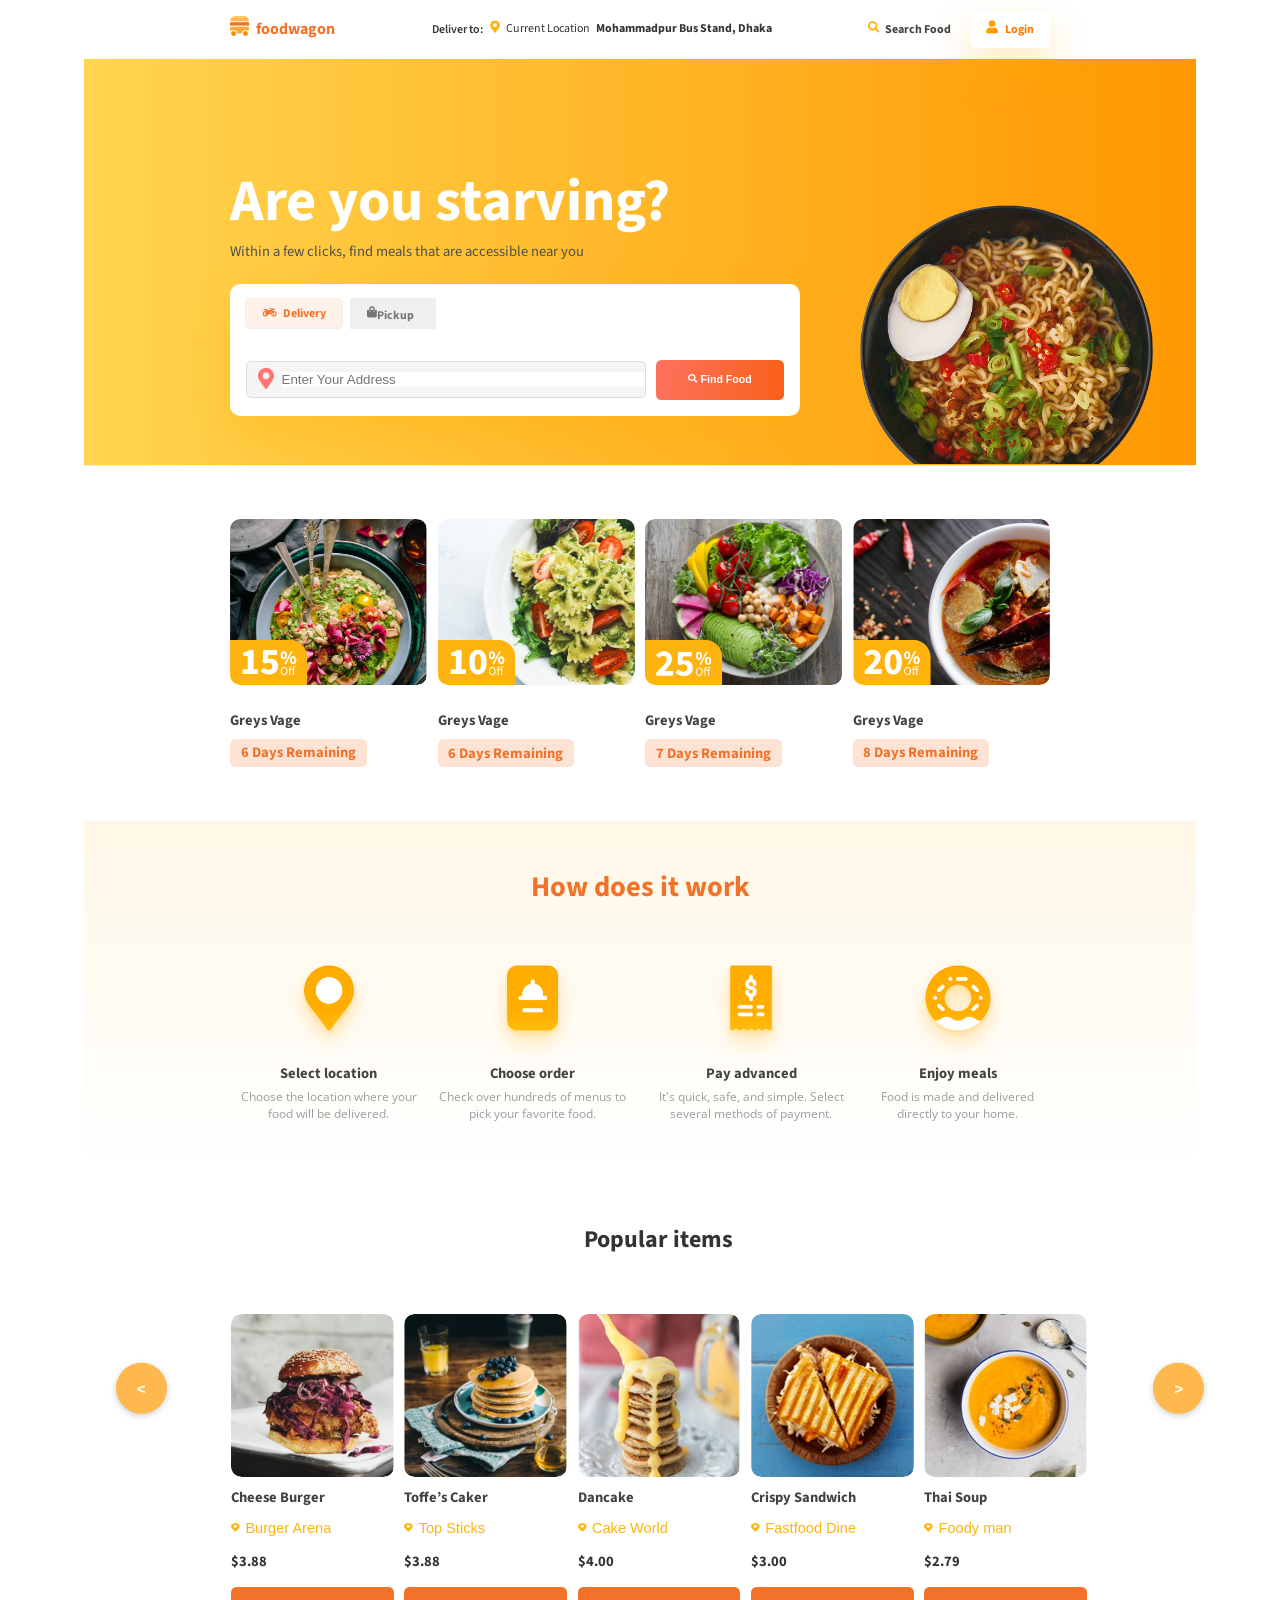
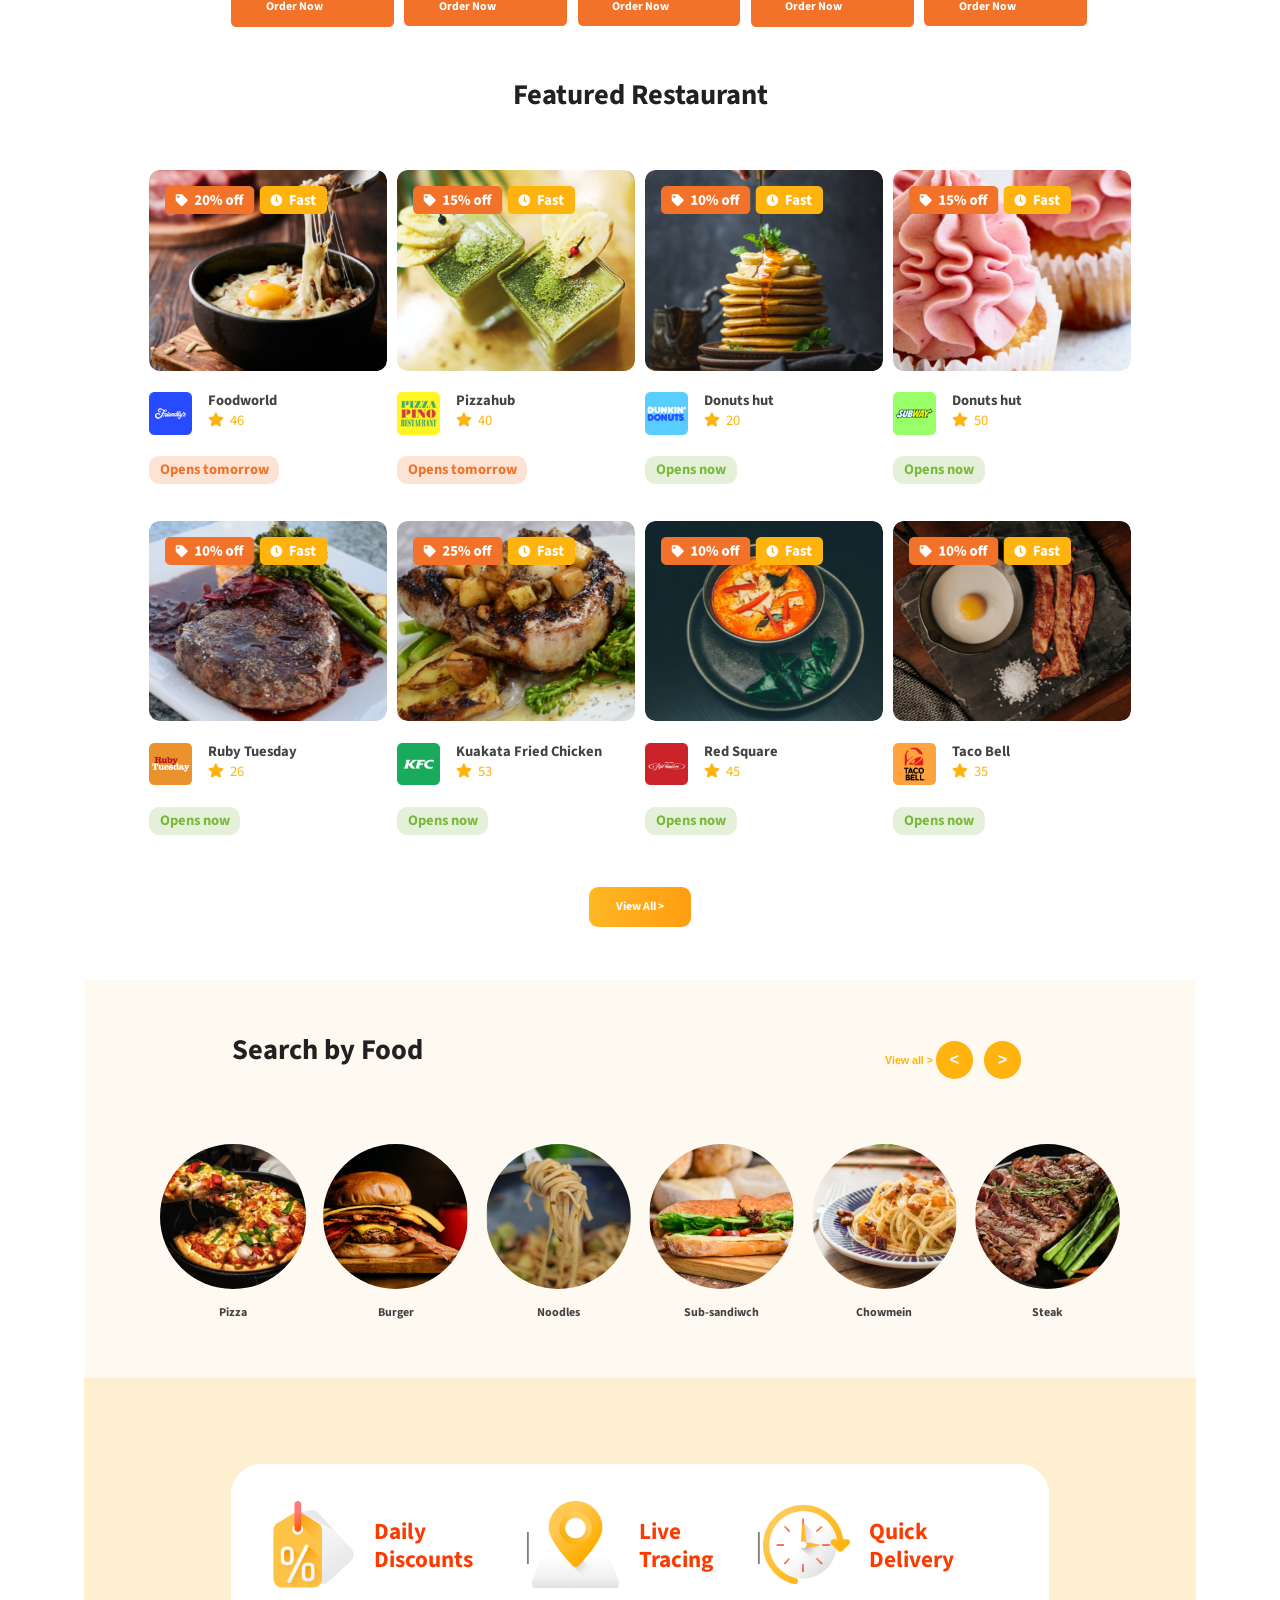
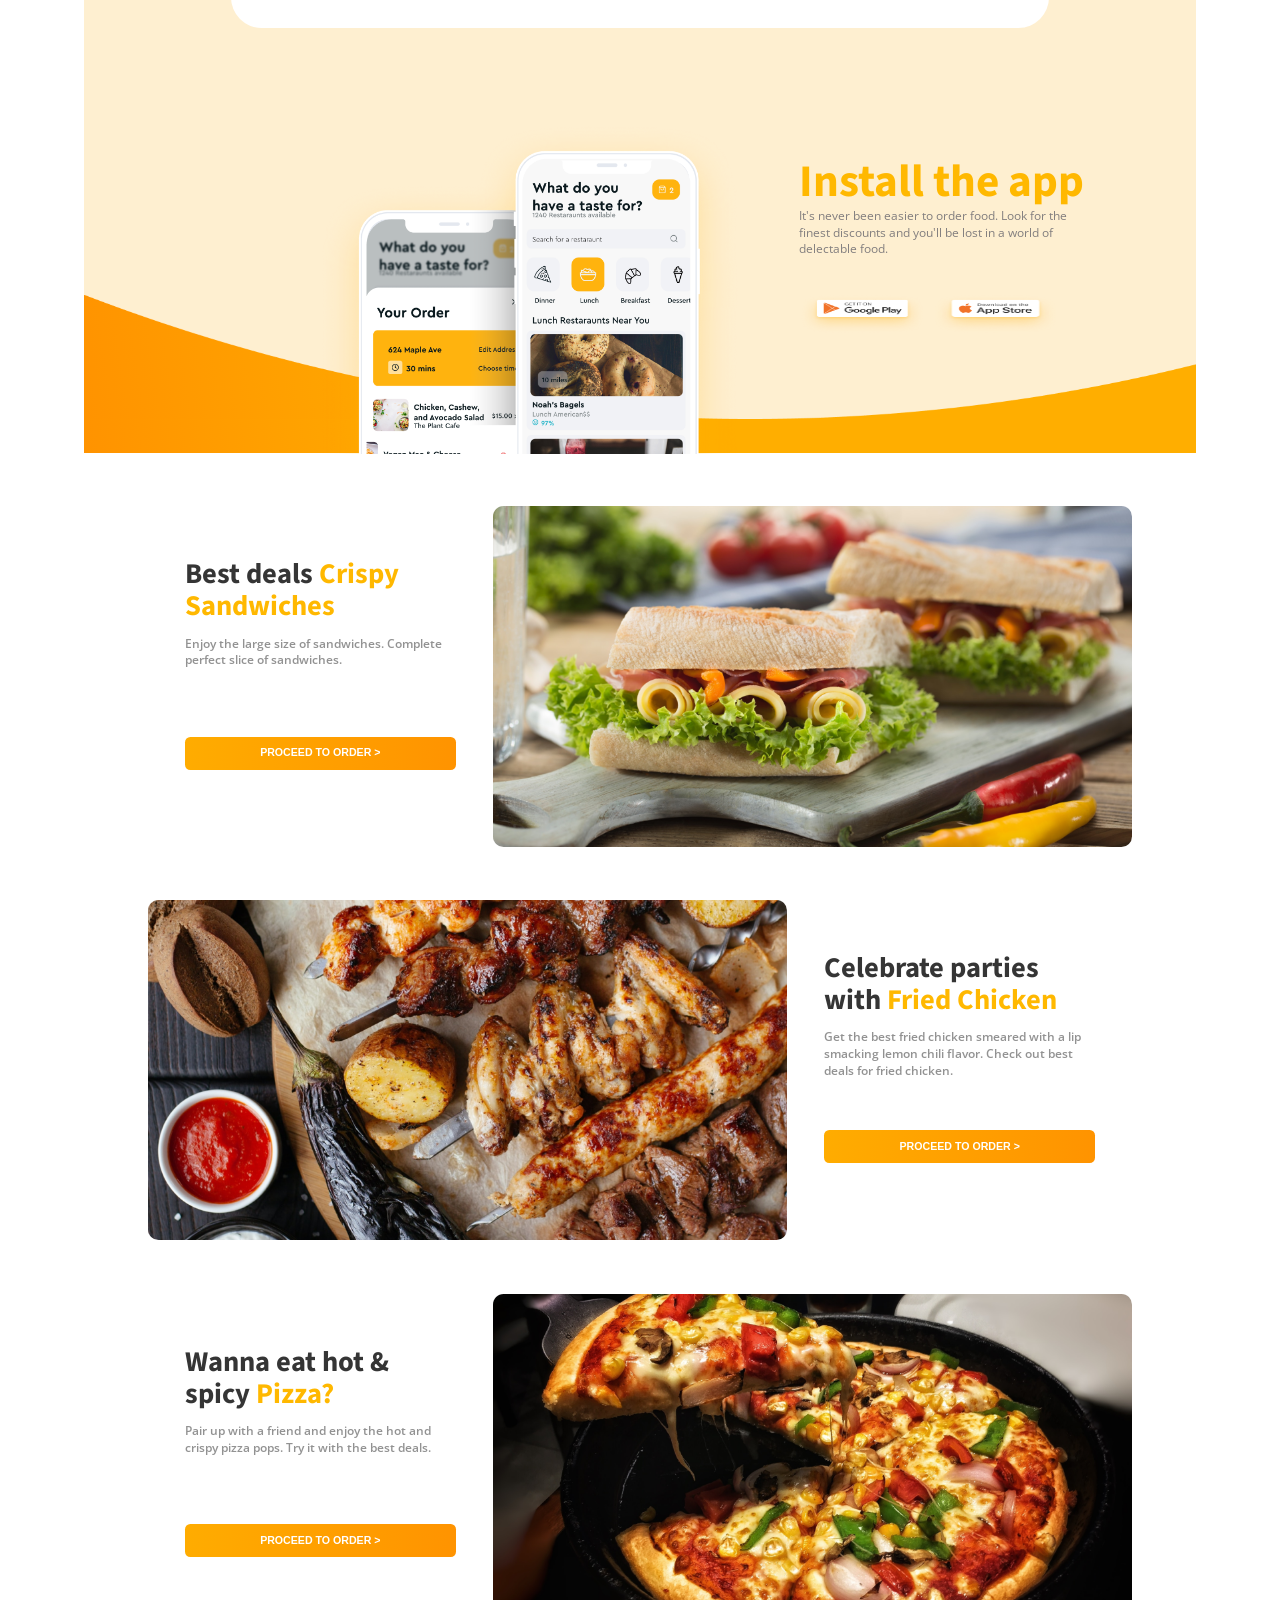
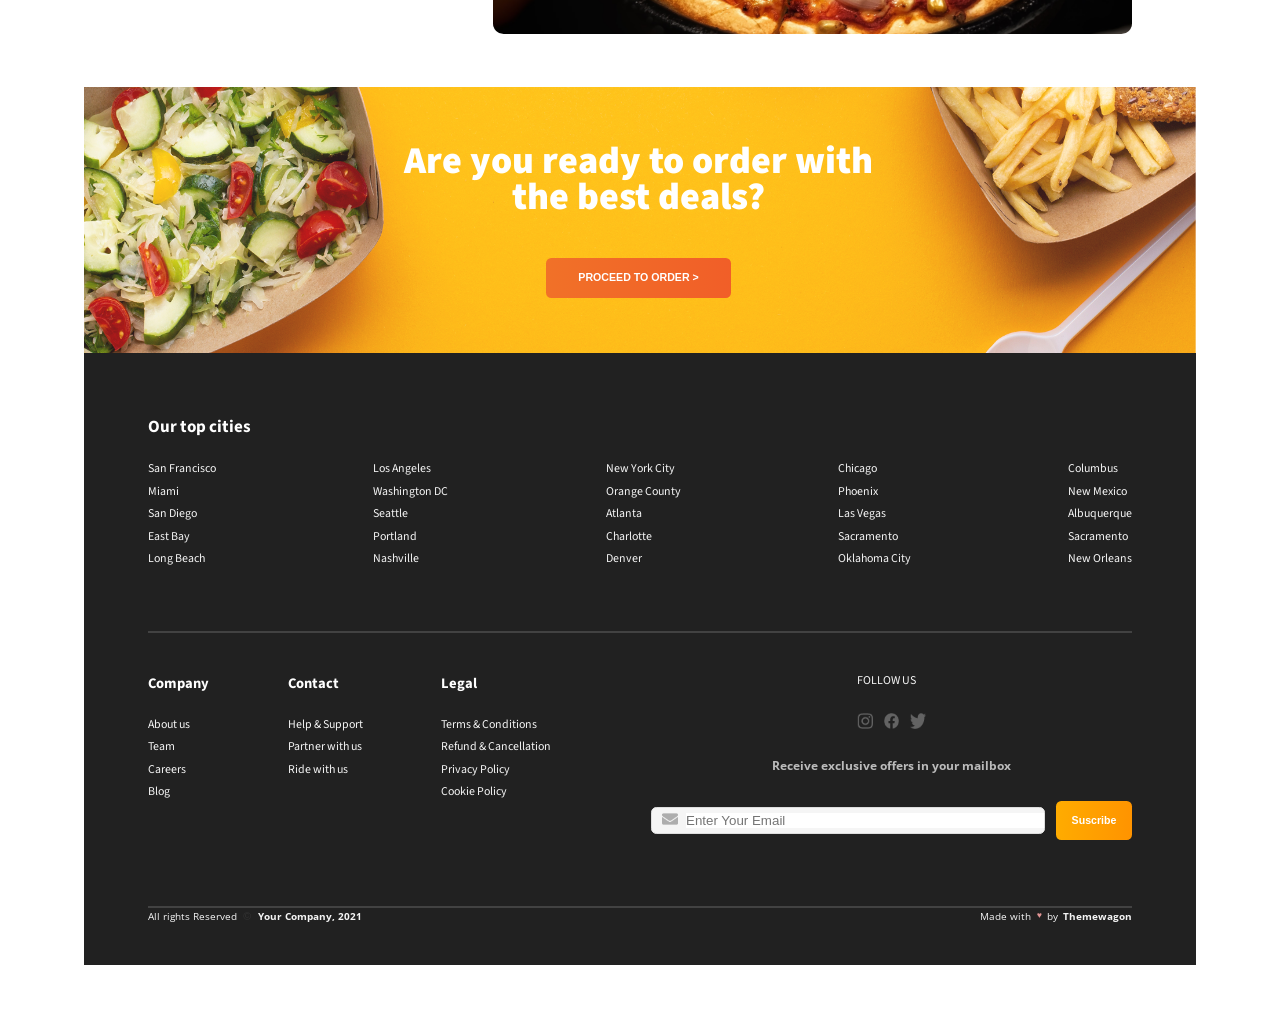
<file: index.html>
<!DOCTYPE html>
<html lang="fr">

<head>
    <meta charset="UTF-8">
    <title>FoodWagon</title>

    <!-- Google Fonts -->
    <link rel="preconnect" href="https://fonts.googleapis.com">
    <link rel="preconnect" href="https://fonts.gstatic.com" crossorigin>
    <link
        href="https://fonts.googleapis.com/css2?family=Source+Sans+Pro:wght@300;400;600;700&family=Open+Sans:wght@400;600;700&display=swap"
        rel="stylesheet">
    
    <!-- Font Awesome 5 Free (CDN) -->
    <link href="https://cdn.jsdelivr.net/npm/@fortawesome/fontawesome-free@5.15.4/css/all.min.css" rel="stylesheet">

    <link rel="stylesheet" href="css/TopNap_Header.css">
    <link rel="stylesheet" href="css/FLASH.css">
    <link rel="stylesheet" href="css/HowDoes.css">
    <link rel="stylesheet" href="css/POP.css">
    <link rel="stylesheet" href="css/fr.css">
    <link rel="stylesheet" href="css/details.css">
    <link rel="stylesheet" href="css/CTA-FOOTER.css">
    <link rel="stylesheet" href="css/SFARES.css">

    <meta name="viewport" content="width=device-width, initial-scale=1.0">
        
</head>

<body>
    <main class="page-container">

        <!--Top Nav + Header-->
        <header class="top-nav-header">
            <div class="container">
                <!--Top Nav-->
                <div class="top-nav">
        
                    <!--Logo-->
                    <div class="logofoodwagon">
        
                        <!--Mask group-->
                        <div class="logo">
                            <img src="images/Mask Group.png" alt="logo">
                        </div>
        
                        <!--Frame 36-->
                        <div class="frame36">
                            <span class="food">food<span class="wagon">wagon</span></span>
                        </div>
        
                    </div>
        
                    <!--Deliver Address-->
                    <div class="deliver-address">
                        <div>
                            <p>Deliver to:</p>
                        </div>
        
                        <!--Frame 61-->
                        <div class="frame61">
                            <div>
                                <img src="images/map-marker-alt.png" alt="location">
                            </div>
        
                            <!--Frame 63-->
                            <div class="frame63">
                                <span class="current">Current Location </span>
                                <span>Mohammadpur Bus Stand, Dhaka</span>
                            </div>
                        </div>
        
                    </div>
        
                    <!--Search + Login button-->
                    <div class="search-login-button">
                        <!--Frame 39-->
                        <div class="frame39">
                            <span class="icon-search"><img src="images/Search.png"
                                    alt="icon search"></span>
                            <span class="search-food">Search Food</span>
                        </div>
        
                        <!--Frame 29-->
                        <div class="frame29">
                            <span class="icon-search"><img src="images/user.png"
                                    alt="icon user"></span>
                            <span class="login">Login</span>
                        </div>
        
                    </div>
        
                </div>
        
        
                <!--Header-->
                <div class="header">

                    <!--Background-->
                    <div class="background-jaune">

                        <!--Title + Order card-->
                        <div class="title-order-card">
                            <!--Title-->
                            <div class="title">
                                <h1>Are you starving?</h1>
                                <p>Within a few clicks, find meals that are accessible near you</p>
                            </div>
                        
                            <!--Order card-->
                            <div class="order-card">
                        
                                <!--Top-->
                                <div class="Top">
                        
                                    <!--Tab 1-->
                                    <div class="tab">
                                        <button class="tab1">
                                            <span><img src="images/moto.png" alt="Icone moto"></span>
                                            <span>Delivery</span>
                                        </button>
                                    
                                        <!--Tab 2-->
                                    
                                        <button class="tab2">
                                            <span><img src="images/sac.png" alt="Icone sac">Pickup</span>
                                        </button>
                                    </div>
                                   
                        
                                </div>
                        
                        
                                <!--HR-->
                        
                        
                                <!--Bottom-->
                                <div class="bottom">
                                    <!--Text field + Button-->
                                    <div class="text-field-button">
                                        <!--Text field-->
                                        <button class="text-field">
                                            <span><img src="images/map.png" alt="Icone map"></span>
                                            <input type="text" placeholder="Enter Your Address">
                                        </button>
                        
                                        <!--Button-->
                                        <button class="find-food-btn">
                                            <span><img src="images/recherche.png" alt="Icone Search"> Find
                                                Food</span>
                                        </button>
                        
                                    </div>
                                </div>
                        
                            </div>
                        
                        </div>
                        
                        <!--Image-->
                        <div class="noodle">
                            <img src="images/Image Base.png" alt="Nouilles">
                        </div>
                        
                    </div>
                    
                </div>
        
            </div>
        
        </header>


        <!--Flash deals-->
        <section class="flash-deal">
            <div class="flash-deal-container">
        
                <!--Flash deal card 1-->
                <div class="flashcard">
                    <!--Food Photo-->
                    <div class="food-photo">

        
                        <!--Image-->
                        <div class="picture">
                            <img src="images/Food Photo1.png" alt="Plate 1">
                        </div>
                    </div>
        
                    <!--Text + Badges-->
                    <div class="flashtext-badge">
                        <div class="grey">Greys Vage</div>
                    
                        <!--Frame 77-->
                        <div class="six-day">6 Days Remaining</div>
                    </div>
                </div>
        
                <!--Flash deal card 2-->
                <div class="flashcard">
                    <!--Food Photo-->
                    <div class="food-photo">
        
                        <!--Image-->
                        <div class="picture">
                            <img src="images/Food Photo2.png" alt="Plate 2">
                        </div>
                    </div>
        
                    <!--Text + Badges-->
                    <div class="flashtext-badge">
                        <div class="grey">Greys Vage</div>
        
                        <!--Frame 77-->
                        <div class="six-day">6 Days Remaining</div>
                    </div>
                </div>
        
                <!--Flash deal card 3-->
                <div class="flashcard">
                    <!--Food Photo-->
                    <div class="food-photo">
        
                        <!--Image-->
                        <div class="picture">
                            <img src="images/Food Photo3.png" alt="Plate 3">
                        </div>
                    </div>
        
                    <!--Text + Badges-->
                    <div class="flashtext-badge">
                        <div class="grey">Greys Vage</div>
        
                        <!--Frame 77-->
                        <div class="six-day">7 Days Remaining</div>
                    </div>
                </div>
        
                <!--Flash deal card 4-->
                <div class="flashcard">
                    <!--Food Photo-->
                    <div class="food-photo">
    
                        <!--Image-->
                        <div class="picture">
                            <img src="images/Food Photo4.png" alt="Plate 4">
                        </div>
                    </div>
        
                    <!--Text + Badges-->
                    <div class="flashtext-badge">
                        <div class="grey">Greys Vage</div>
        
                        <!--Frame 77-->
                        <div class="six-day">8 Days Remaining</div>
                    </div>
        
                </div>
        
            </div>
        </section>


        <!--How it works-->
        <section class="how-it-works">
            <div class="container">
                <!-- Title -->
                <h2 class="how-title">How does it work</h2>
        
                <!-- Features -->
                <div class="features">
                    <!-- Frame 1 -->
                    <div class="feature">
                        <div class="icon">
                            <img src="images/h1.png" alt="Select location">
                        </div>
                        <div class="texts">
                            <h3 class="feature-title">Select location</h3>
                            <p class="feature-body">Choose the location where your food will be delivered.</p>
                        </div>
                    </div>
        
                    <!-- Frame 2 -->
                    <div class="feature">
                        <div class="icon">
                            <img src="images/h2.png" alt="Choose order">
                        </div>
                        <div class="texts">
                            <h3 class="feature-title">Choose order</h3>
                            <p class="feature-body">Check over hundreds of menus to pick your favorite food.</p>
                        </div>
                    </div>
        
                    <!-- Frame 3 -->
                    <div class="feature">
                        <div class="icon">
                            <img src="images/h3.png" alt="Pay advanced">
                        </div>
                        <div class="texts">
                            <h3 class="feature-title">Pay advanced</h3>
                            <p class="feature-body">It's quick, safe, and simple. Select several methods of payment.</p>
                        </div>
                    </div>
        
                    <!-- Frame 4 -->
                    <div class="feature">
                        <div class="icon">
                            <img src="images/h4.png" alt="Enjoy meals">
                        </div>
                        <div class="texts">
                            <h3 class="feature-title">Enjoy meals</h3>
                            <p class="feature-body">Food is made and delivered directly to your home.</p>
                        </div>
                    </div>
                </div>
            </div>
        </section>



        
        <!--Popular items-->
        <section class="popular-items">
        
            <!--Slider button-->
            <div class="popslider-button">
            
                <!--Arrow left-->
                <div class="poparrow">
                    <button class="popleft">&lt;</button>
                </div>
            
                <!--Arrow rigth-->
                <div class="poparrow">
                    <button class="popright">&gt;</button>
                </div>
            
            </div>
            <div class="popular-items-container">
        
                <!--Title + Cards-->
                <div class="title-cards">
        
                    <!-- Title -->
                    <h2 class="title">Popular items</h2>
        
                    <!--Cards-->
                    <div class="cards">
        
                        <!--1-->
                        <div class="carte">
        
                            <!--Image + Title-->
                            <div class="image-title">
        
                                <!--Frame 40-->
                                <div class="img-cheese">
                                    <img src="images/cheese.png" alt="Cheese">
                                </div>
        
                                <!--Name + Location + Price-->
                                <div class="name-location-price">
        
                                    <!--Name + Location-->
                                    <div class="name-location">
                                        <!--Name-->
                                        <div class="name">
                                            <p>Cheese Burger</p>
                                        </div>
        
                                        <!--Location-->
                                        <div class="Location">
        
                                            <!--Icon-->
                                            <div class="icon">
                                                <img src="images/Icon.png" alt="Icon">
                                            </div>
        
                                            <!--Text-->
                                            <div class="text">
                                                <p>Burger Arena</p>
                                            </div>
        
                                        </div>
        
                                    </div>
        
                                    <!--Price-->
                                    <p class="price">$3.88</p>
        
                                </div>
        
                            </div>
        
                            <!--Button-->
                            <div class="button">
                                <button>Order Now</button>
                            </div>
        
                        </div>
        
                        <!--2-->
                        <div class="carte">
        
                            <!--Image + Title-->
                            <div class="image-title">
        
                                <!--Frame 40-->
                                <div class="img-cheese">
                                    <img src="images/cake.png" alt="cake">
                                </div>
        
                                <!--Name + Location + Price-->
                                <div class="name-location-price">
        
                                    <!--Name + Location-->
                                    <div class="name-location">
                                        <!--Name-->
                                        <div class="name">
                                            <p>Toffe’s Caker</p>
                                        </div>
        
                                        <!--Location-->
                                        <div class="Location">
        
                                            <!--Icon-->
                                            <div class="icon">
                                                <img src="images/Icon.png" alt="Icon">
                                            </div>
        
                                            <!--Text-->
                                            <div class="text">
                                                <p>Top Sticks</p>
                                            </div>
        
                                        </div>
        
                                    </div>
        
                                    <!--Price-->
                                    <p class="price">$3.88</p>
        
                                </div>
        
                            </div>
        
                            <!--Button-->
                            <div class="button">
                                <button>Order Now</button>
                            </div>
        
                        </div>
        
                        <!--3-->
                        <div class="carte">
        
                            <!--Image + Title-->
                            <div class="image-title">
        
                                <!--Frame 40-->
                                <div class="img-cheese">
                                    <img src="images/dancake.png" alt="Cheese">
                                </div>
        
                                <!--Name + Location + Price-->
                                <div class="name-location-price">
        
                                    <!--Name + Location-->
                                    <div class="name-location">
                                        <!--Name-->
                                        <div class="name">
                                            <p>Dancake</p>
                                        </div>
        
                                        <!--Location-->
                                        <div class="Location">
        
                                            <!--Icon-->
                                            <div class="icon">
                                                <img src="images/Icon.png" alt="Icon">
                                            </div>
        
                                            <!--Text-->
                                            <div class="text">
                                                <p>Cake World</p>
                                            </div>
        
                                        </div>
        
                                    </div>
        
                                    <!--Price-->
                                    <p class="price">$4.00</p>
        
                                </div>
        
                            </div>
        
                            <!--Button-->
                            <div class="button">
                                <button>Order Now</button>
                            </div>
        
                        </div>
        
                        <!--4-->
                        <div class="carte">
        
                            <!--Image + Title-->
                            <div class="image-title">
        
                                <!--Frame 40-->
                                <div class="img-cheese">
                                    <img src="images/crispy.png" alt="Cheese">
                                </div>
        
                                <!--Name + Location + Price-->
                                <div class="name-location-price">
        
                                    <!--Name + Location-->
                                    <div class="name-location">
                                        <!--Name-->
                                        <div class="name">
                                            <p>Crispy Sandwich</p>
                                        </div>
        
                                        <!--Location-->
                                        <div class="Location">
        
                                            <!--Icon-->
                                            <div class="icon">
                                                <img src="images/Icon.png" alt="Icon">
                                            </div>
        
                                            <!--Text-->
                                            <div class="text">
                                                <p>Fastfood Dine</p>
                                            </div>
        
                                        </div>
        
                                    </div>
        
                                    <!--Price-->
                                    <p class="price">$3.00</p>
        
                                </div>
        
                            </div>
        
                            <!--Button-->
                            <div class="button">
                                <button>Order Now</button>
                            </div>
        
                        </div>
        
                        <!--5-->
                        <div class="carte">
        
                            <!--Image + Title-->
                            <div class="image-title">
        
                                <!--Frame 40-->
                                <div class="img-cheese">
                                    <img src="images/soup.png" alt="Cheese">
                                </div>
        
                                <!--Name + Location + Price-->
                                <div class="name-location-price">
        
                                    <!--Name + Location-->
                                    <div class="name-location">
                                        <!--Name-->
                                        <div class="name">
                                            <p>Thai Soup</p>
                                        </div>
        
                                        <!--Location-->
                                        <div class="Location">
        
                                            <!--Icon-->
                                            <div class="icon">
                                                <img src="images/Icon.png" alt="Icon">
                                            </div>
        
                                            <!--Text-->
                                            <div class="text">
                                                <p>Foody man</p>
                                            </div>
        
                                        </div>
        
                                    </div>
        
                                    <!--Price-->
                                    <p class="price">$2.79</p>
        
                                </div>
        
                            </div>
        
                            <!--Button-->
                            <div class="button">
                                <button>Order Now</button>
                            </div>
        
                        </div>
        
                    </div>
        
                </div>
            </div>
        </section>

        <!--Featured Restaurant-->
        <section class="featured-restaurant">
            <!--Featured Restaurant container-->
            <div class="featured-restaurant-container">
        
                <!-- Title -->
                <h2 class="title">Featured Restaurant</h2>
        
        
                <!--Cards grid-->
                <div class="cards">
                    <!--1-->
                    <div class="CARTE">
                        <!--Food Photo-->
                        <div class="food-photo">
                            <!--Image-->
                            <img src="images/sfa/grid1.png" alt="Food Photo">
                        </div>
        
                        <!--Image + Name + Review + Badge-->
                        <div class="image-name-review-badge">
                            <!--Image + Name + Review-->
                            <div class="image-name-review">
                                <!--Restaurant Logo-->
                                <div class="logo">
                                    <img src="images/friendly.png" alt="restaurant logo">
                                </div>
        
                                <!--Name + Review-->
                                <div class="name-review">
                                    <!--Name-->
                                    <div class="named">Foodworld</div>
        
                                    <!--Review-->
                                    <div class="review">
                                        <div class="icon"><img src="images/star.png" alt="icon star"></div>
                                        <div class="text">
                                            46
                                        </div>
                                    </div>
                                </div>
        
                            </div>
        
                            <!--Badge-->
                            <div class="badge-orange">Opens tomorrow</div>
                        </div>
        
        
                    </div>
        
                    <!--2-->
                    <div class="CARTE">
                        <!--Food Photo-->
                        <div class="food-photo">
                            <!--Image-->
                            <img src="images/sfa/grid2.png" alt="Food Photo">
                        </div>
        
                        <!--Image + Name + Review + Badge-->
                        <div class="image-name-review-badge">
                            <!--Image + Name + Review-->
                            <div class="image-name-review">
                                <!--Restaurant Logo-->
                                <div class="logo">
                                    <img src="images/pizza.png" alt="restaurant logo">
                                </div>
        
                                <!--Name + Review-->
                                <div class="name-review">
                                    <!--Name-->
                                    <div class="named">Pizzahub</div>
        
                                    <!--Review-->
                                    <div class="review">
                                        <div class="icon"><img src="images/star.png" alt="icon star"></div>
                                        <div class="text">
                                            40
                                        </div>
                                    </div>
                                </div>
        
                            </div>
        
                            <!--Badge-->
                            <div class="badge-orange">Opens tomorrow</div>
                        </div>
                    </div>
        
                    <!--3-->
                    <div class="CARTE">
                        <!--Food Photo-->
                        <div class="food-photo">
                            <!--Image-->
                            <img src="images/sfa/grid3.png" alt="Food Photo">
                        </div>
        
                        <!--Image + Name + Review + Badge-->
                        <div class="image-name-review-badge">
                            <!--Image + Name + Review-->
                            <div class="image-name-review">
                                <!--Restaurant Logo-->
                                <div class="logo">
                                    <img src="images/dunkin.png" alt="restaurant logo">
                                </div>
        
                                <!--Name + Review-->
                                <div class="name-review">
                                    <!--Name-->
                                    <div class="named">Donuts hut</div>
        
                                    <!--Review-->
                                    <div class="review">
                                        <div class="icon"><img src="images/star.png" alt="icon star"></div>
                                        <div class="text">
                                            20
                                        </div>
                                    </div>
                                </div>
        
                            </div>
        
                            <!--Badge-->
                            <div class="badge-vert">Opens now</div>
                        </div>
                    </div>
        
                    <!--4-->
                    <div class="CARTE">
                        <!--Food Photo-->
                        <div class="food-photo">
                            <!--Image-->
                            <img src="images/sfa/grid4.png" alt="Food Photo">
                        </div>
        
                        <!--Image + Name + Review + Badge-->
                        <div class="image-name-review-badge">
                            <!--Image + Name + Review-->
                            <div class="image-name-review">
                                <!--Restaurant Logo-->
                                <div class="logo">
                                    <img src="images/subway.png" alt="restaurant logo">
                                </div>
        
                                <!--Name + Review-->
                                <div class="name-review">
                                    <!--Name-->
                                    <div class="named">Donuts hut</div>
        
                                    <!--Review-->
                                    <div class="review">
                                        <div class="icon"><img src="images/star.png" alt="icon star"></div>
                                        <div class="text">
                                            50
                                        </div>
                                    </div>
                                </div>
        
                            </div>
        
                            <!--Badge-->
                            <div class="badge-vert">Opens now</div>
                        </div>
                    </div>
        
                    <!--5-->
                    <div class="CARTE">
                        <!--Food Photo-->
                        <div class="food-photo">
                            <!--Image-->
                            <img src="images/sfa/grid5.png" alt="Food Photo">
                        </div>
        
                        <!--Image + Name + Review + Badge-->
                        <div class="image-name-review-badge">
                            <!--Image + Name + Review-->
                            <div class="image-name-review">
                                <!--Restaurant Logo-->
                                <div class="logo">
                                    <img src="images/ruby.png" alt="restaurant logo">
                                </div>
        
                                <!--Name + Review-->
                                <div class="name-review">
                                    <!--Name-->
                                    <div class="named">Ruby Tuesday</div>
        
                                    <!--Review-->
                                    <div class="review">
                                        <div class="icon"><img src="images/star.png" alt="icon star"></div>
                                        <div class="text">
                                            26
                                        </div>
                                    </div>
                                </div>
        
                            </div>
        
                            <!--Badge-->
                            <div class="badge-vert">Opens now</div>
                        </div>
                    </div>
        
                    <!--6-->
                    <div class="CARTE">
                        <!--Food Photo-->
                        <div class="food-photo">
                            <!--Image-->
                            <img src="images/sfa/grid6.png" alt="Food Photo">
                        </div>
        
                        <!--Image + Name + Review + Badge-->
                        <div class="image-name-review-badge">
                            <!--Image + Name + Review-->
                            <div class="image-name-review">
                                <!--Restaurant Logo-->
                                <div class="logo">
                                    <img src="images/kfc.png" alt="restaurant logo">
                                </div>
        
                                <!--Name + Review-->
                                <div class="name-review">
                                    <!--Name-->
                                    <div class="named">Kuakata Fried Chicken</div>
        
                                    <!--Review-->
                                    <div class="review">
                                        <div class="icon"><img src="images/star.png" alt="icon star"></div>
                                        <div class="text">
                                            53
                                        </div>
                                    </div>
                                </div>
        
                            </div>
        
                            <!--Badge-->
                            <div class="badge-vert">Opens now</div>
                        </div>
                    </div>
        
                    <!--7-->
                    <div class="CARTE">
                        <!--Food Photo-->
                        <div class="food-photo">
                            <!--Image-->
                            <img src="images/sfa/grid7.png" alt="Food Photo">
                        </div>
        
                        <!--Image + Name + Review + Badge-->
                        <div class="image-name-review-badge">
                            <!--Image + Name + Review-->
                            <div class="image-name-review">
                                <!--Restaurant Logo-->
                                <div class="logo">
                                    <img src="images/bs.png" alt="restaurant logo">
                                </div>
        
                                <!--Name + Review-->
                                <div class="name-review">
                                    <!--Name-->
                                    <div class="named">Red Square</div>
        
                                    <!--Review-->
                                    <div class="review">
                                        <div class="icon"><img src="images/star.png" alt="icon star"></div>
                                        <div class="text">
                                            45
                                        </div>
                                    </div>
                                </div>
        
                            </div>
        
                            <!--Badge-->
                            <div class="badge-vert">Opens now</div>
                        </div>
                    </div>
        
                    <!--8-->
                    <div class="CARTE">
                        <!--Food Photo-->
                        <div class="food-photo">
                            <!--Image-->
                            <img src="images/sfa/grid8.png" alt="Food Photo">
                        </div>
        
                        <!--Image + Name + Review + Badge-->
                        <div class="image-name-review-badge">
                            <!--Image + Name + Review-->
                            <div class="image-name-review">
                                <!--Restaurant Logo-->
                                <div class="logo">
                                    <img src="images/taco.png" alt="restaurant logo">
                                </div>
        
                                <!--Name + Review-->
                                <div class="name-review">
                                    <!--Name-->
                                    <div class="named">Taco Bell</div>
        
                                    <!--Review-->
                                    <div class="review">
                                        <div class="icon"><img src="images/star.png" alt="icon star"></div>
                                        <div class="text">
                                            35
                                        </div>
                                    </div>
                                </div>
        
                            </div>
        
                            <!--Badge-->
                            <div class="badge-vert">Opens now</div>
                        </div>
                    </div>
                </div>
        
        
                <!--Button-->
                <div class="button">
                    <span class="text">View All
                        <span>&gt;</span>
                    </span>
                </div>
        
            </div>
        </section>



        <!--Search by Food + Features + App Download-->
        <section class="searchbyfood-features-appdownload-container">
        
            <div class="searchbyfood-features-appdownload-container">
                <!--Search by Food-->
                <div class="searchbyfood">
        
                    <!--Title + Items + Button-->
                    <div class="sfa-title-items-button">
                        <!--Header-->
                        <div class="Header">
                            <!--Title-->
                            <h2 class="sfa-title">Search by Food</h2>
        
                            <!--Buttons-->
                            <div class="sfa-buttons">
        
                                <!--Button-->
                                <div class="sfa-button">
                                    <button><span>View all &gt;</span></button>
                                </div>
        
                                <!--Slider button-->
                                <div class="sfa-slider-button">
                                    <!--Arrow Left-->
                                    <div class="sfa-arrow"><span id="sfa-left">&lt;</span></div>
        
                                    <!--Arrow Right-->
                                    <div class="sfa-arrow"><span id="sfa-right">&gt;</span></div>
                                </div>
                            </div>
                        </div>
        
                        <!--Items grid-->
                        <div class="sfa-items">
                            <!--1-->
                            <div class="sfa-item">
                                <!--Food Photo-->
                                <div class="sfafood-photo">
                                    <!--Image-->
                                    <img src="images/sfa/food1.png" alt="Food Photo">
                                </div>
        
                                <!--Name-->
                                <div class="sfa-name">Pizza</div>
        
                            </div>
        
                            <!--2-->
                            <div class="sfa-item">
                                <!--Food Photo-->
                                <div class="sfafood-photo">
                                    <!--Image-->
                                    <img src="images/sfa/food2.png" alt="Food Photo">
                                </div>
        
                                <!--Name-->
                                <div class="sfa-name">Burger</div>
        
                            </div>
        
                            <!--3-->
                            <div class="sfa-item">
                                <!--Food Photo-->
                                <div class="sfafood-photo">
                                    <!--Image-->
                                    <img src="images/sfa/food3.png" alt="Food Photo">
                                </div>
        
                                <!--Name-->
                                <div class="sfa-name">Noodles</div>
        
                            </div>
        
                            <!--4-->
                            <div class="sfa-item">
                                <!--Food Photo-->
                                <div class="sfafood-photo">
                                    <!--Image-->
                                    <img src="images/sfa/food4.png" alt="Food Photo">
                                </div>
        
                                <!--Name-->
                                <div class="sfa-name">Sub-sandiwch</div>
        
                            </div>
        
                            <!--5-->
                            <div class="sfa-item">
                                <!--Food Photo-->
                                <div class="sfafood-photo">
                                    <!--Image-->
                                    <img src="images/sfa/food5.png" alt="Food Photo">
                                </div>
        
                                <!--Name-->
                                <div class="sfa-name">Chowmein</div>
        
                            </div>
        
                            <!--6-->
                            <div class="sfa-item">
                                <!--Food Photo-->
                                <div class="sfafood-photo">
                                    <!--Image-->
                                    <img src="images/sfa/food6.png" alt="Food Photo">
                                </div>
        
                                <!--Name-->
                                <div class="sfa-name">Steak</div>
        
                            </div>
        
                        </div>
        
                    </div>
                </div>
        
                <!--Features-->
                <div class="sfa-features">
                    <!--Card-->
                    <div class="sfa-cards">
        
                        <!--1-->
                        <div class="sfa-card">
                            <!--icon-->
                            <div class="sfa-icon">
                                <img src="images/sfa/I1.png" alt="ICON">
                            </div>
        
                            <!--Text-->
                            <p class="text">Daily Discounts</p>
                        </div>
        
                        <!--HR-->
                        <!--div class="sfa-HR"><span></span></div-->
                        <div class="sfa-HR"><span>|</span></div>

        
                        <!--2-->
                        <div class="sfa-card">
                            <!--icon-->
                            <div class="sfa-icon">
                                <img src="images/sfa/I2.png" alt="ICON">
                            </div>
        
                            <!--Text-->
                            <p class="text">Live Tracing</p>
                        </div>
        
                        <!--HR-->
                        <!--div class="sfa-HR"><span></span></div-->
                        <div class="sfa-HR"><span>|</span></div>
        
                        <!--3-->
                        <div class="sfa-card">
                            <!--icon-->
                            <div class="sfa-icon">
                                <img src="images/sfa/I3.png" alt="ICON">
                            </div>
        
                            <!--Text-->
                            <p class="text">Quick Delivery</p>
                        </div>
        
                    </div>
        
                </div>
        
                <!--App Download-->
                <div class="appdownload">
        
                    <div class="sfa-arriere">
                        <img src="images/sfa/bg.png" alt="">
                    </div>
        
                    <div class="sfa-avant">
                        <!--Image-->
                        <div class="sfa-image">
                            <img src="images/sfa/iphone .png" alt="ICON">
                        </div>
        
                        <!--Text + Button-->
                        <div class="sfa-text-button">
        
                            <!--Text-->
                            <div class="bloctextinstall">
                                <!--Title-->
                                <h1>Install the app</h1>
                                <!--body-->
                                <p>It's never been easier to order food. Look for the finest discounts and you'll be lost in a
                                    world of
                                    delectable food.</p>
        
                            </div>
        
                            <!--Button-->
                            <div class="blocbuttonGoogleApp">
                                <!--Google Play Download-->
                                <div class="google-play-download">
                                    <img src="images/sfa/Google Play Download.png" alt="ICON">
                                </div>
        
                                <!--App Store Download Button-->
                                <div class="google-play-download">
                                    <img src="images/sfa/App Store Download Button.png" alt="ICON">
                                </div>
                            </div>
                        </div>
        
                    </div>
        
                    <div class="background-sfa">
        
                    </div>
                </div>
        
            </div>
        
        </section>




        <!--Details-->
        <section class="details">
            <!--Details container-->
            <div class="details-container">
                <!--Details cards 1-->
                <div class="details-card">
                    <!--Left-->
                    <div class="left-detail">
                        <!--Text-->
                        <div class="text-best">
                            <!--Title-->
                            <div class="title-best">
                                <span>Best deals <span class="orange">Crispy Sandwiches</span></span>
                            </div>
        
                            <!--Body-->
                            <p class="body-best">Enjoy the large size of sandwiches. Complete perfect slice of sandwiches.</p>
                        </div>
        
                        <!--Button-->
                        <div class="button-left">
                            <button>
                                <span>PROCEED TO ORDER <span class="chevron">&gt;</span></span>
                            </button>
        
                        </div>
                    </div>
        
                    <!--Right-->
                    <div class="right-detail">
                        <img src="images/details/Right1.png" alt="details cards 1 photo">
                    </div>
        
                </div>
        
                <!--Details cards 2-->
                <div class="details-card" id="d2">
                    <!--Left-->
                    <div class="left-detail">
                        <!--Text-->
                        <div class="text-best">
                            <!--Title-->
                            <div class="title-best">
                                <span>Celebrate parties with <span class="orange">Fried Chicken</span></span>
                            </div>
        
                            <!--Body-->
                            <p class="body-best">Get the best fried chicken smeared with a lip smacking lemon chili flavor. Check out
                                best deals for fried chicken.</p>
                        </div>
        
                        <!--Button-->
                        <div class="button-left">
                            <button>
                                <span>PROCEED TO ORDER <span class="chevron">&gt;</span></span>
                            </button>
        
                        </div>
                    </div>
        
                    <!--Right-->
                    <div class="right-detail">
                        <img src="images/details/Right3.png" alt="details cards 1 photo">
                    </div>
        
                </div>
        
                <!--Details cards 3-->
                <div class="details-card">
                    <!--Left-->
                    <div class="left-detail">
                        <!--Text-->
                        <div class="text-best">
                            <!--Title-->
                            <div class="title-best">
                                <span>Wanna eat hot & spicy <span class="orange">Pizza?</span></span>
                            </div>
        
                            <!--Body-->
                            <p class="body-best">Pair up with a friend and enjoy the hot and crispy pizza pops. Try it with the best
                                deals.</p>
                        </div>
        
                        <!--Button-->
                        <div class="button-left">
                            <button>
                                <span>PROCEED TO ORDER <span class="chevron">&gt;</span></span>
                            </button>
        
                        </div>
                    </div>
        
                    <!--Right-->
                    <div class="right-detail">
                        <img src="images/details/Right2.png" alt="details cards 1 photo">
                    </div>
        
                </div>
            </div>
        </section>
   
        <!--CTA + Footer-->
        <section class="CTA-footer">
            <!--CTA-footer container-->
            <div class="CTA-footer-container">
        
                <!--CTA-->
                <div class="CTA">
                    <!--BG-->
                    <div class="BG">
                        <img src="images/CTA/bg.png" alt=" background image">
                    </div>
        
                    <!--text-button-->
                    <div class="text-button">
                        <!--Text-->
                        <h2>Are you ready to order with the best deals?</h2>
        
                        <!--Button-->
                        <button class="proc-button">
                            <span>PROCEED TO ORDER <span class="chevron"> &gt;</span></span>
                        </button>
                    </div>
        
                </div>
        
                <!--Footer-->
                <div class="footer">
                    <!--Our Top Cities-->
                    <div class="OurTopCities">
        
                        <!--Title-->
                        <h3>Our top cities</h3>
        
                        <!--Items-->
                        <div class="items">
                            <!--item1-->
                            <div class="item1">
                                <span>San Francisco</span>
                                <span>Miami</span>
                                <span>San Diego</span>
                                <span>East Bay</span>
                                <span>Long Beach</span>
                            </div>
        
                            <!--item2-->
                            <div class="item1">
                                <span>Los Angeles</span>
                                <span>Washington DC</span>
                                <span>Seattle</span>
                                <span>Portland</span>
                                <span>Nashville</span>
                            </div>
        
                            <!--item3-->
                            <div class="item1">
                                <span>New York City</span>
                                <span>Orange County</span>
                                <span>Atlanta</span>
                                <span>Charlotte</span>
                                <span>Denver</span>
                            </div>
        
                            <!--item4-->
                            <div class="item1">
                                <span>Chicago</span>
                                <span>Phoenix</span>
                                <span>Las Vegas</span>
                                <span>Sacramento</span>
                                <span>Oklahoma City</span>
                            </div>
        
                            <!--item5-->
                            <div class="item1">
                                <span>Columbus</span>
                                <span>New Mexico</span>
                                <span>Albuquerque</span>
                                <span>Sacramento</span>
                                <span>New Orleans</span>
                            </div>
                        </div>
        
                    </div>
        
                    <!--Menu + Subscription + Rights-->
                    <div class="MenuSubscriptionRights">
                        <!--Menu + Subscription-->
                        <div class="MenuSubscription">
        
                            <!--Menus-->
                            <div class="menus">
                                <!--menu 1-->
                                <div class="menu">
                                    <!--Title-->
                                    <h3>Company</h3>
        
                                    <!--item-menu1-->
                                    <div class="item1">
                                        <span>About us</span>
                                        <span>Team</span>
                                        <span>Careers</span>
                                        <span>Blog</span>
                                    </div>
                                </div>
        
                                <!--menu 2-->
                                <div class="menu">
                                    <!--Title-->
                                    <h3>Contact</h3>
        
                                    <!--item-menu2-->
                                    <div class="item1">
                                        <span>Help & Support</span>
                                        <span>Partner with us</span>
                                        <span>Ride with us</span>
                                    </div>
                                </div>
        
                                <!--menu 3-->
                                <div class="menu">
                                    <!--Title-->
                                    <h3>Legal</h3>
        
                                    <!--item-menu3-->
                                    <div class="item1">
                                        <span>Terms & Conditions</span>
                                        <span>Refund & Cancellation</span>
                                        <span>Privacy Policy</span>
                                        <span>Cookie Policy</span>
                                    </div>
                                </div>
                            </div>
        
                            <!--Follow + Subscription-->
                            <div class="FollowSubscription">
                                <!--Follow Us-->
                                <div class="follow-us">
                                    <!--Title-->
                                    <span>FOLLOW US</span>
        
                                    <!--Icon-->
                                    <div class="icons">
                                        <div class="icon"><img src="images/CTA/1.png" alt="instagram "></div>
                                        <div class="icon"><img src="images/CTA/2.png" alt="facebook "></div>
                                        <div class="icon"><img src="images/CTA/3.png" alt=" twitter"></div>
                                    </div>
        
                                </div>
        
                                <!--Subscription-->
                                <div class="subscription">
                                    <!--Text-->
                                    <p>Receive exclusive offers in your mailbox</p>
        
                                    <!--Text field + Button-->
                                    <div class="text-field-button">
                                        <!--Text field-->
                                        <button class="text-field">
                                            <span><img src="images/CTA/envelope.png" alt="Icone mail"></span>
                                            <input type="text" placeholder="Enter Your Email">
                                        </button>
        
                                        <!--Button-->
                                        <button class="button">
                                            <span>Suscribe</span>
                                        </button>
        
                                    </div>
        
                                </div>
                            </div>
                        </div>
        
                    </div>
        
                    <!--HR + Rights-->
                    <div class="HR-rights">
        
                        <!--Rights-->
                        <div class="Rights">
                            <span class="all">All rights Reserved</span>
                            <span class="copy">&copy;</span>
                            <span class="company">Your Company, 2021</span>
                        </div>
        
                        <!--Made by-->
                        <div class="made-by">
                            <span class="made">Made with </span>
                            <span class="heart">&hearts;</span>
                            <span class="made">by</span>
                            <span class="theme">Themewagon</span>
                        </div>
        
        
                    </div>
                </div>
        
            </div>
        
        </section>
    </main>
</body>

</html>
</file>
<file: css/TopNap_Header.css>
/* === RESET DE BASE === */
* {
  margin: 0;
  padding: 0;
  box-sizing: border-box;
}

body {
  font-family: 'Source Sans Pro', sans-serif;
  color: #333;
}

/* === CONTAINER GLOBAL === */
.page-container {
  width: 100%;
  max-width: 90%;
  margin: 0 auto;
  margin: 0 auto;/* centre horizontalement */
  padding: 0 20px;/* espace intérieur gauche/droite (utile en mobile) */
  box-sizing: border-box; /* inclure padding dans la largeur */
}

/* Espacement entre sections */
.page-container section {
  margin-bottom: 4.16vw; /* gap de Figma */
}

/* === TOP NAV === */
.top-nav-header {
  background: #fff;
  border-bottom: 1px solid #eee;
  margin-bottom: 4.16vw;
}

.top-nav {
  display: flex;
  justify-content: space-between;
  align-items: center;
  gap: 0.62vw; /*12 px*/
  padding: 0.83vw 11.43vw;/*16px 220px*/
}

/* Logo */
.logofoodwagon {
  display: flex;
  align-items: center;
  gap: 0.59vw;
  height: auto;
   
}

.logofoodwagon .logo {
  width: 1.45vw;/*28px*/
  height: 100%;/*29.976593017578125px*/
}

.logo img {
  width: 100%;
  height: auto;
}

.logofoodwagon .frame36{
  flex: 1;
  display: flex;
  justify-content: center;
  align-items: center;
  font-weight: 700;
     /* width: 14.03vw;*/
}

.logofoodwagon .food {
  color:#F17228; /* orange */
}

.logo .wagon {
  color: #FFB30E; /* noir/gris */
}

/* Deliver Address */
.top-nav .deliver-address {
  display: flex;
  align-items: center;
  gap: 0.62vw;
  font-size: 0.93vw;
  height: 100%;
}

.deliver-address p {
  font-weight: 600;
}


.frame61 {
  display: flex;
  flex-direction: row;
  align-items: center;
  gap: 6px;
  font-size: 0.935vw;
  line-height: 140%;
}

.frame61 img {
  width: 0.72vw;
  height: auto;

}

.frame63 {
  display: flex;
  flex-direction: row;
  font-size: 0.935vw;
  font-weight: 700;
  gap: 0.46vw;
}

.frame63 .current {
  font-weight: 400;
}

/* Search + Login */
.top-nav .search-login-button {
  display: flex;
  gap: 1.55vw; /*30px*/
  align-items: center;
  width: auto;
}

.frame39,
.frame29 {
    display: flex;
    align-items: center;
    cursor: pointer;
    font-size: 0.935vw; /*18px*/
    font-weight: 700;
}

.frame39 {
    background: #FFFFFF;
    color: #424242;
    gap: 0.41vw; /*8px*/
}

.frame39 .icon-search img{
  width: 0.93vw; /*18px*/
  height: auto;
}

.frame29 {
  background: #fff;
  color: #FF7A00;
  padding: .72vw 1.24vw; /*14px 24px*/
  border-radius: 0.42vw; /*8px;*/
  gap: .51vw; /*10px*/
  box-shadow: 0px 20px 40px 0px #FFAE004A;
}

.frame29 .icon-search img {
  width: 0.93vw;/*18px*/
  height: auto;
}


/* === HERO SECTION === */
.header {
  display: flex;
  justify-content: space-between;
  align-items: center;
  gap: 40px;
  flex-wrap: wrap;
  padding: 6.86vw 11.43vw 0vw 11.43vw; /*132px 220px*/
  height: 31.73vw; /*132px */
  background: linear-gradient(90deg, #FFD54F, #FF9800);
}

.background-jaune {
  display: flex;
  flex-direction: row;
  width: 100%;
  /*padding: 6.86vw 11.43vw 0vw 11.43vw; /*132px 220px*/
}

.background-jaune .title-order-card {
    display: flex;
    justify-content: space-between;
    flex-direction: column;
    gap: 1.66vw; /*32px;*/
    height: 18.47vw; /*355.45px*/
}


.title-order-card .title {
  display: flex;
  justify-content: space-between;
  flex-direction: column;
  gap: .77vw; /*15px;*/
  border-radius: .83vw; /*16px;*/
}

.title h1 {
  font-size: 4.57vw; /*88px*/
  line-height: 100%;
  font-weight: 700;
  color: #fff;
}

.title p {
  font-size: 1.14vw; /*22px;*/
  color: #504F4F;
  font-weight: 400;
}

/* Order Card */
.title-order-card .order-card {
  background: #fff;
  border-radius: .83vw; /*16px;*/
  width: 44.49vw;/*856px;*/
  box-shadow: 0px 20px 40px 0px #FFAE004A;
  font-size: .93vw;/*18px;*/;
}

.order-card .Top {
  display: flex;
  justify-content: space-between;
  align-items: flex-start;
  gap: .41vw; /*8px;*/
  padding: 1.14vw; /*24px;*/
}

.Top .tab {
  display: flex;
  gap: 0.51vw;/*10px*/
}

.tab .tab1, .tab .tab2{
  display: flex;
  border: 1px solid #eee;
  padding: .519vw 1.24vw;/*10px 24px;*/
  gap: .51vw; /*10px*/
  cursor: pointer;
  line-height: 100%;
  align-items: center;
}

.tab1 span, .tab2 span {
  font-family: "Source Sans Pro", sans-serif;
  font-weight: 700;
  font-size: .93vw; /*18px;*/

}

.tab1 {
  background: #F172281A;
  color: #F17228;
  border-radius: .41vw;/*8px;*/
  width: 7.69vw; /*148px;*/
}

.tab1 img {
  width: 1.19vw; /*23px;*/
  height: auto;
 
}

.tab2 {
  color: #757575;
  width: 6.7vw; /*129px;*/

}

.tab2 img {
  width: .83vw; /*16px;*/
  height: auto;
}

/* Bottom */
.order-card .bottom {
  display: flex;
  justify-content: space-between;
  align-items: center;
  gap: .51vw;  /*10px;*/
  padding: 1.24vw; /*24px;*/
}

.bottom .text-field-button {
  display: flex;
  align-items: center;
  gap: .83vw; /*16px;*/
  width: 41.99vw;/*808px*/
}

.text-field-button .text-field {
  display: flex;
  align-items: center;
  flex: 1;
  gap: .62vw;/*12px;*/
  border: 1px solid #ddd;
  border-radius:.41vw;/*8px;*/
  background-color: #F5F5F5;
  padding-top: .36vw;/*7px;*/
  padding-bottom: .41vw;/*8px;*/
  padding-left:.83vw ;/*16px;*/
  width: 30.82vw; /* 593px*/
  font-family: "Open Sans",sans-serif;
  font-weight: 400;
  font-size: .93vw;/*18px;*/;
}

.text-field img {
  width: .93vw; /*18px;*/;
  height: auto;
}

.text-field input {
  border: none;
  outline: none;
  flex: 1;
}

.text-field-button .find-food-btn {
  display: flex;
  background: linear-gradient(95.71deg, #FF7A7A -39.64%, #F75900 135.31%);
  color: #fff;
  padding: 1.09vw 2.49vw;/*21px 48px;*/
  border: none;
  border-radius: .41vw; /*8px;*/
  font-weight: 700;
  cursor: pointer;
  font-size: .93vw;/*18px;*/;
  line-height: 100%;
  gap: .51vw; /*10px*/
}

.find-food-btn img {
  width: .72vw;/*16px;*/
  height: auto;
}

.background-jaune .noodle {
  width: 31.39vw; /*604px;*/
  height: auto;    
}

.noodle img {
  position: relative;
  top: 2.5vw;/*50px;*/
  left: 20.73%;/*1098px;*/
  width:22.83vw; /*497px;*/
  height: auto;
}


/* Media queries */
@media (max-width: 1024px) {

  /*Responsivité tablette*/
  .page-container {
    max-width: 100%;
    padding: 0 15px;
  }

  .page-container section {
    margin-bottom: 50px;
    /* on réduit le gap */
  }

  .top-nav {
    padding: 12px 5%;
  }


  
  .top-nav-header {
    margin-bottom: 7.5vw;
  }
  
  .header {
    height: 31.5vw;
  }

  .tab .tab1, .tab .tab2 {
  width: 9.69vw;/*148px;*/
  }

}

@media (max-width: 600px) {

  /*Responsivité mobile*/
  .page-container {
    padding: 0 10px;
  }

  .page-container section {
    margin-bottom: 30px;
  }

  .top-nav {
    flex-direction: column;
    gap: 10px;
    padding: 10px 20px;
  }

    .top-nav-header {
      margin-bottom: 7.5vw;
    }
  
    .header {
      height: 35.5vw;
    }

  .top-nav .deliver-address,
  .frame29, .frame39, .frame63,
  .title p, .tab1 span,
  .tab2 span {
    font-size: 10px;
  }
    
  .text-field img {
    width: 1.5vw;
  }

    .noodle img {
      top: 5.4vw;
      left: 17.9%;
      width: 20.83vw;
      height: auto;
    }

    .deliver-address {
      justify-content: center;
      width: 100%;
    }
}

@media (max-width: 400px) {
  .header {
      height: 47vw;
      padding: 0vw;
  }

  .title-order-card {
    margin-top: 4vw;
    margin-left: 8vw;
  }

  .order-card {
    width: 54vw;
  }

  .tab .tab1,
  .tab .tab2 {
       width: 18vw;/*148px;*/
       /*height: 10%;*/
     }

  .tab1 img {
    width: 3vw;
  }

  .tab2 img {width: 2vw;}

  .background-jaune .noodle {
    padding-top: 20%;
    width: 52.39vw;
  }

  .text-field input {
    font-size: 8px;
  }

  .logofoodwagon .logo {
    width: 5vw;
    height: auto;
  }

  .frame61 img, .frame39 .icon-search img,
  .frame29 .icon-search img {
    width: 2.6vw;
    height: auto;
  }

  .find-food-btn img {
    width: 2.5vw;
    height: auto;
  }
}
</file>
<file: css/FLASH.css>
/*section flash deal container DU FOLDER FOODWAGON*/

.flash-deal-container {
    display: flex;
    justify-content: space-between;
    align-items: center;
    gap: 0.83vw;/*16px*/
    margin: 0vw 11.43vw;/*16px 220px*/
}

.flash-deal-container .flashcard {
    display: flex;
    flex-direction: column;
    align-items: flex-start;
    gap: 1.66vw; /*32px*/
    width: 18.55vw;/*356.91px*/
}

.flashcard .picture {
    width: 100%;/*356.91px=15vw*/
    height: auto;
}


.picture img {
    width: 100%;/*356.91px=15vw*/
    height: 100%;
}


.discount {
    position: absolute;
    display: flex;
    align-items: center;
    flex-direction: row;
    background: #FFB30E;
    border-top-right-radius: 1.66vw;
    /*32px;*/
    /*max-width: 20%;
    width: 140;
    height: 83;*/
}


.discount .number {
    font-weight: 700;
    font-size: clamp(32px, 2.53vw, 68px);/*68px*/
    line-height: 106%;
    color: #FFFFFF;
}

.discount .per-symbol {
    font-weight: 700;
    font-size: clamp(13px, 1.82vw, 35px);/*68px*/
    line-height: 120%;
    color: #FFFFFF;
}


.flash-deal-container .flashtext-badge {
    display: flex;
    justify-content: space-between;
    flex-wrap: wrap;
    flex-direction: column;
    gap: 0.73vw;/*14px*/
    font-size: clamp(10px, 1.14vw, 22px);/*22px;*/
    align-content: flex-start;

}

.flashtext-badge .grey {
    color: #424242;
    line-height: 120%;
    font-weight: 700;
    padding-left: 0%;

}

.flashtext-badge .six-day {
    border-radius: .41vw;
    background-color: #F1722833;
    color: #F17228;
    font-weight: 700;
    line-height: 120%;
    padding: 0.42vw 0.83vw;
}


@media (max-width: 600px) {
    .flash-deal-container {
        flex-wrap: wrap;
        align-items: center;
        gap: .83vw;/*16px*/
    }

    .flashcard {
        flex: 1 1 100%;/* 1 carte par ligne */
        max-width: 100%;
    }

}


@media (max-width: 1024px) {

    /*Responsivité tablette*/
    .flash-deal-container {
        flex-wrap: wrap;
        align-items: center;
        flex: 0 0 18.55vw;/* base ~365.91px, mais flexible */
        gap: 2.9vw;
    }

    .flashcard {
        flex: 1 1 45%;/* 2 cartes par ligne */
        max-width: 55%;
    }

}
</file>
<file: css/HowDoes.css>
/* Section container */
/*.how-it-works {
    padding: 4.15vw 0vw; 
    background: linear-gradient(180deg, rgba(255, 206, 103, 0.22) -42.47%, rgba(253, 237, 202, 0) 100%);
    text-align: center;

}*/

.how-it-works .container {
    padding: 4.15% 0%; /* 80px / 1920 */
    background: linear-gradient(180deg, rgba(255, 206, 103, 0.22) -42.47%, rgba(253, 237, 202, 0) 100%);
    text-align: center;
    display: flex;
    align-items: center;
    flex-direction: column;
    gap: 3.69vw;/* 71px */
    width: 100%;

}

/* Title */
.container .how-title {
    font-family: "Source Sans Pro", sans-serif;
    font-weight: 700;
   /* font-size: clamp(20px, 2.08vw, 43px); /* 40px */
    color: #F17228;
    font-size: 2.23vw; /* 43px */
}

/* Features container */
.container .features {
    margin: auto;
    display: flex;
    justify-content: space-between;
    width: 71.93%;
    align-items: center;
    gap: 1.66vw; /* 32px */
    
}

/* Each feature */
.features .feature {
    display: flex;
    flex-direction: column;
    /*width: 15.95vw;*/
    /*gap: 2.13vw;*/
    /*min-width: 200px;
    max-width: 16%;*/
    align-items: center;
    font-size: .93vw;/*18%*/
    color: #9E9E9E;
}

.feature .texts {
    display: flex;
    flex-direction: column;
    gap: 0.51vw; /*10%*/
    justify-content: space-between;
    align-content: center;
    text-align: center;
}

/* Icon */
.feature .icon {
    display: flex;
    justify-content: center;
    /*width: 3.75vw; /*72.15px*/
    height: 8.66vw; /* ~112px */
   /* gap: 2.13vw; /*41px;*/
}

.icon img {
    width: 100%;
    height: 100%;
}

/* Title of feature */
.feature .feature-title {
    font-weight: 700;
    color: #434343;
    line-height: 120%;
    align-content: center;
    font-size: clamp(10px, 1.14vw, 22px); /* 22px */
}

/* Body */
.feature .feature-body {
    font-size: clamp(9px, 0.94vw, 18px);/* 18px */
    color: #9E9E9E;
    line-height: 1.4;
    width: 100%;
    font-family: "Open Sans", sans-serif;
}

@media (max-width: 1024px) {
    .features {
        flex-wrap: wrap;
        justify-content: center;
        flex: 0 0 19.07vw; /* base ~367px, mais flexible */
        gap: 3vw;
    }

    .feature {
        flex: 1 1 35%; /* 2 cartes par ligne */
        width: 50%;
    }

    .container .how-title {
        font-size: 5vw;
    }
}

@media (max-width: 600px) {
    .feature {
        flex: 1 1 35%; /* 2 carte par ligne */
        /*width: 45%;*/
    }
}
</file>
<file: css/POP.css>
/* Section container */
.popular-items {
    /*position: relative;*/
    /*background: rgb(195, 221, 243);
   background-color: antiquewhite;*/
   /*padding: 0vw 11.48vw;px 221px;*/
    width: 100%;
}

.popular-items-container {
   display: flex;
    /*display: grid;*/
    /*padding: 0% 11.48vw; /*left=221px;*/
    position: relative;
    width: 100%;
    height: auto;
    
       
}

.popular-items-container .title-cards {
  margin: 0vw 11.48vw;/*0px 220px*/
    display: flex;
    flex-direction: column;
    gap: 4.47vw; /*88px*/
    align-items: center;
    width: 76.97%;/*1481;*/
}

/* Title */
.title-cards.title{
    text-align: center;
    font-family: 'Source Sans Pro', sans-serif;
    font-size: 2.23vw; /*43px */
    font-weight: 700;
    margin-bottom: 40px;
    line-height: 112.01%;
    color: #212121;
}


/* Cards layout */
.cards {
    display: flex;
    /*display: grid;
    grid-template-columns: repeat(auto-fit, minmax(14.73vw, 1fr));*/
    gap: .83vw;/*16px*/
    width: 100%;
    justify-content: center;
    /*overflow: hidden;/* coupe ce qui dépasse */
}

/* Each card */
.carte {
    overflow: hidden;/* coupe ce qui dépasse */
    display: flex;
    flex-direction: column;
    align-items: flex-start;
    /*transition: transform 0.2s ease;*/
    justify-content: center;
    gap: .83vw; /*16px*/
    width: 14.72vw; /*283.3px*/
  /*  height: auto;*/
}

.carte:hover {
    transform: translateY(-5px);
}


/* Image */
.image-title {
    display: flex;
    flex-direction: column;
    align-content: flex-start;
    gap: .83vw;/*16px*/
    width: 100%;
}

.img-cheese img {
    border-radius: .83vw;/*16px*/
    width: 100%;
    height: 100%;
    object-fit: cover;/* l’image remplit le div sans déborder */
    display: block;/* supprime les espaces parasites */
    border-radius: .83vw;/* 16px */
}

.img-cheese {
    border-radius: .83vw;/*16px*/
    overflow: hidden; /* empêche l’image de dépasser */
    
}

/* Name + Location + Price */
.name-location-price {
    display: flex;
    flex-direction: column;
    align-content: flex-start;
    gap: .83vw; /*16px*/
}

.name-location {
    display: flex;
    flex-direction: column;
    align-content: flex-start;
    gap: .83vw;/*16px*/
    font-size: 1.14vw; /*22px*/
}

.name  {
    color: #424242;
    font-size: 1.14vw; /*22px*/
    font-weight: 700;
}

.Location {
    font-family: "Font Awesome 5 Free",sans-serif;
    display: flex;
    justify-content: start;
    gap: .41vw;/*8px*/
    font-weight: 400;
    font-size: 1.14vw;/*22px*/
    color:#FFB30E;
    line-height: 120%;
    align-items: center;
}

.Location .icon img{
    width: .72vw;/*14px*/
    height: .72vw;
    display: block;
}

.price {
    font-size: 1.14vw;/*22px*/
    font-weight: 700;
    line-height: 200%;
}

/* Order button */

.carte .button {width: 100%;
height: auto;}

.button button {
    display: flex;
    font-family: "Source Sans Pro", sans-serif;
    background:#F17228;
    color: #fff;
    /*font-size: .93vw;/*18px*/
    font-weight: 700;
    padding: 1.09vw 2.7vw;/*21px 48px*/
    border: none;
    border-radius: .41vw;/*8px*/
    cursor: pointer;
    line-height: 100%;
    width: 100%;
   /* width: 283.3999938964844;*/
    gap: .51vw; /*10px*/
    text-align: center;
    font-size: clamp(.2rem, .93vw, 1rem);
       
}

.button button:hover {
    background: #e56f00;
}

/* Slider arrows */
.popular-items .popslider-button {
    position: absolute; /*top: 50%;*/
    margin-top: 13vw;
    display: flex;
    justify-content: space-between;
    transform: translateY(-50%);
    pointer-events: none;/* arrows only clickable */
    margin-left: 2.5%;
    width: 100%;
    max-width: 85%; /*Uniquement ici, garde 91.1% dans le dossier "popular itemss lui mm".*/
    z-index: 10;
}

.poparrow button {
    pointer-events: all;
    background: #ffb84d;
    border: none;
    border-radius: 50%;
   /* width: 3.95vw;
    height: 3.95vw;
    font-size: 1.14vw;*/
    font-weight: 700;
    cursor: pointer;
    box-shadow: 0 2px 6px rgba(0, 0, 0, 0.2);
    color: white;

    width: clamp(20px, 3.95vw, 60px);
    height: clamp(20px, 3.95vw, 60px);
    font-size: clamp(10px, 1.14vw, 18px);
}

.poparrow button:hover {
    background: #ffa31a;
}

.popright {
    right: 5.1vw;
}

.popleft {
    left: 5.1vw;
}



@media (max-width: 1024px) {
    .cards {
        flex-wrap: wrap;
        justify-content: center;
        flex: 0 0 14.7vw; /* base ~283px, mais flexible */
        gap: 10px;
    }

    .carte {
        flex: 1 1 35%;/* 2 cartes par ligne */
        max-width: 35%;
    }

    .popular-items .popslider-button {
        transform: translateY(800%);
    }
}

@media (max-width: 600px) {
    .carte {
        flex: 1 1 40%;/* 1 carte par ligne */
        max-width: 50%;
    }

    .popular-items .popslider-button {
        transform: translateY(1020%);
    }

    .name-location .name,
    .name-location .Location,
    .price,
    .button  button{
        font-size: 10px;
    }
}
</file>
<file: css/fr.css>
.featured-restaurant-container {
    display: flex;
    flex-direction: column;
    justify-content: center;
    align-items: center;
    gap: 4.57vw; /*88px*/
}

.featured-restaurant-container .title {
    text-align: center;
    font-size: 2.23vw;/*43px */
    font-weight: 700;
    line-height: 112.01%;
    color: #212121;
}

.featured-restaurant-container .cards {
    display: grid;
    grid-template-columns: repeat(auto-fill, 18.55vw);/* chaque colonne = 357px; place autant de colonnes de 357px que possible dans l’espace disponible.*/
    grid-auto-rows: 24.06vw;/* chaque ligne = 463px; fixe la hauteur de chaque ligne.*/
    /*grid-template-columns: repeat(auto-fit, minmax(250px, 1fr));*/
    gap: 3.32vw .83vw; /*64px 16px*/
    justify-content: center;
}

.cards .CARTE {
   /* background-color: azure;*/
    display: flex;
    flex-direction: column;
    gap: 1.24vw; /*24px;*/
    border-radius: .83vw;/*16px;*/
    align-items: flex-start;
}

.CARTE .food-photo{
    border-radius: .83vw;/*16px;*/
    /*height: 15.64vw; /*301px*/
}

.food-photo img {
    width: 100%;
    height: auto;
    border-radius: .83vw; /*16px;*/
}

.CARTE .image-name-review-badge {
    display: flex;
    flex-direction: column;
    /*width: 15.9vw; /*197px*/
    /*height: 138;*/
    gap: 1.66vw; /*32px;*/
    align-items: flex-start;
    font-weight: 700;
    font-size: 1.14vw;/*22px;*/
}

.image-name-review-badge .badge-orange{
    height: auto;/*42px*/ 
    border-radius: .83vw;/*16px;*/
    padding:.41vw .83vw; /* 8px 16px*/
    background: #F1722833;
    text-align: center;
    color:  #F17228;
    line-height: 120%;
}

.image-name-review-badge .badge-vert {
    height: auto;/*42px*/
    border-radius: .83vw;/*16px;*/
    padding: .41vw .83vw;/* 8px 16px*/
    background: #79B93C33;
    text-align: center;
    color: #79B93C;
    line-height: 120%;
}

.image-name-review-badge .image-name-review {
    display: flex;
    gap: 1.24vw; /*24px*/
    /*width: 10.18vw; /*196px*/
    height: 3.32vw; /*64px*/
}

.image-name-review .logo {
    width: 3.32vw; /*64px*/
    height: 100%;
}

.logo img {
    width: 100%;
    height: auto;
}

.image-name-review .name-review {
    display: flex;
    flex-direction: column;
    align-items: flex-start;
    gap: .2vw; /*4px*/
}

.name-review .named {
    width: 100%;
    height: 1.35vw; /*26px*/
    line-height: 120%;
    color: #424242;
}

.name-review .review{
    display: flex;
    flex-direction: row;
    gap: .41vw; /*8px*/
    width: 2.85vw; /*55px*/
    justify-content:center;
    height: 1.35vw;/*26px*/
}

.review .icon {
    width: 1.29vw; /*25px*/
    height: 1.19vw;/*23px*/
}
.icon img {
    width: 100%;
    height: auto;
}

.review .text{
    text-align: center;
    font-weight: 400;
    line-height: 120%;
    color: #FFB30E;
    width: 1.14vw; /*22px*/
    height: 1.35vw;/*26px*/
}
.featured-restaurant-container .button {
    display: flex;
    justify-content: space-around;
    align-items: center;
    gap: .51vw; /*10px;*/
    border-radius: .72vw;/*14px;*/
    padding: 1.09vw 2.129vw;/*21px 48px*/
    background: linear-gradient(97.86deg, #FFBA26 -8.95%, #FF9A0E 109.24%);
}

.button .text {
    font-weight: 700;
        font-size: .93vw;/*18px;*/
        line-height: 100%;
        text-align: center;
        color: #FFFFFF;
}


/* Desktop : déjà bon (4 colonnes), on garde ton code existant */



/* Mobile (en dessous de 768px) */
@media (max-width: 1024px) {
    .featured-restaurant-container .cards {
        /*grid-template-columns: 1fr; /* 1 carte par ligne */
        /*gap: 8vw;*/
        grid-template-columns: repeat(2, 1fr); /* 2 cartes par ligne */
        grid-auto-rows: auto;
        gap: 5.32vw 1.83vw;
        width: 76%;
    }

    .cards .CARTE {
        width: 100%; /* occupe la largeur de la colonne */
        height: 135%;
        /*align-items: center;*/
    }

    .name-review {
        width: 100%;
    }

    .food-photo {
        object-fit: contain;
        height: 56%;
    }
    
    .food-photo img {
        width: 100%;
        height: auto;
    }

    .featured-restaurant-container .title {
        font-size: 5vw;
    }

    .CARTE .image-name-review-badge {
        font-size: 10px;
        gap: 2.5vw;
    }

    .image-name-review .name-review {
        gap: 1vw;
    }

    .featured-restaurant-container .button {
        width: 30%;
    }

    .button .text {
        font-size: 10px;
    }
}
</file>
<file: css/details.css>
.details-container {
    display: flex;
    flex-direction: column;
    width: 76.92vw; /*1480;*/
    gap:4.15vw;/* 80px;*/
    margin: auto;
}

.details-container .details-card {
    display: flex;
    width: 100%;
    height: 26.61vw; /*512*/
    border-radius: .83vw; /*16px*/

}

.details-card .left-detail {
    display: flex;
    flex-direction: column;
    width: 21.15vw; /*407px*/
    height: 15.17vw; /*292px*/
    gap: 2.49vw; /*48px*/
    align-items: center;
    justify-content: center;
    margin: 2.91vw; /*56px*/

}

.left-detail .text-best {
    display: flex;
    flex-direction: column;
    width: 21.15vw; /*407px*/
    height: 15.17vw; /*292px*/
    gap: .88vw; /*19px*/
    align-items: center;
    justify-content: center;
    margin-top: 2.91vw;
    margin-bottom: 2.91vw;
}

.text-best .title-best {
    width: 100%;
    height: auto; /*4.98vw; /*96px*/
    font-weight: 700;
    font-size: 2.23vw; /*43px*/
    line-height: 112.00000000000001%;
    color: #353535;
}

.title-best .orange {
    color: #FFB800;
}

.text-best .body-best {
    font-family: "Open Sans",sans-serif;
    font-weight: 600;
    font-size: .93vw;/*18px*/
    line-height: 140%;
    width: 100%;
    height: 2.59vw; /*50px*/
    color: #616161B0;
}

.left-detail .button-left {
    width: 100%; /*407*/
    height: 3.11vw; /*60px*/
    border-radius: .41vw; /*8px*/
}

.button-left button {
    border: none;
    background: linear-gradient(92.84deg, #FFB800 -47.72%, #FF8A00 136.81%);
    font-weight: 900;
    font-size: .93vw; /*18px*/
    line-height: 100%;
    text-align: center;
    width: 100%;
    height: 150%;
    color: white;
    border-radius: .41vw;/*8px*/

}

.button-left .chevron {
    font-family: "Font Awesome 5 Free", sans-serif;
        font-size: .83vw; /*16px*/
        line-height: 100%;
        text-align: center;
}

.details-card .right-detail {
    flex: 1;
    width: 49.94vw; /*961*/
    height: 100%; /*26.61vw; /*512*/
}

.right-detail img {
    width: 100%;
    height: 100%;
    border-radius: .83vw; /*16px*/

}

#d2 {
    flex-direction: row-reverse;
}

/* Desktop (par défaut) → ton code actuel reste valable */
/* Mobile et tablette */
@media (max-width: 600px) {
    .details-container {
        width: 95%; /* Utilise presque toute la largeur */
        /*gap: 40px;Espace entre les cartes */
    }

    .details-container .details-card {
        flex-direction: column;  /* Texte au-dessus, image en dessous */
        height: auto; /* Laisse s’adapter à la taille du contenu */
        gap: 15px;

    }

    .details-card .left-detail {
        width: 100%;
        height: auto;
        margin: 20px 0;
        align-items: flex-start; /* Aligne à gauche */
        align-items: center;
    }

    .left-detail .text-best {
        width: 100%;
        height: auto;
        margin: 0;
        align-items: flex-start;
        text-align: left;
    }

    .text-best .title-best {
        font-size: 4vw;
        /* Plus grand sur mobile */
    }

    .text-best .body-best {
        font-size: 10px;
        height: auto;
        margin-bottom: 10px;
    }

    .left-detail .button-left {
        width: 60%;
       /* margin-top: 10px;*/ 
    }

    .button-left button {
        font-size: 10px;
        height: auto;
        padding: 10px 15px;
    }

    .details-card .right-detail {
        width: 100%;
        /* L’image prend toute la largeur */
        height: auto;
    }

    .right-detail img {
        width: 100%;
        height: auto;
    }

    /* Pour la carte d2 (row-reverse sur desktop), on neutralise sur mobile */
    #d2 {
        flex-direction: column;
        /*flex-direction: row-reverse;*/
    }
}
</file>
<file: css/CTA-FOOTER.css>
.CTA-footer-container {
    width: 100%;
    height: auto;
    display: flex;
    flex-direction: column;
}

.CTA-footer-container .CTA{
    display: flex;
    /*background-image: url("C:/Users/HP New/Downloads/bg.png");*/
    width: 100%;
    height: 20.79vw; /*400px;*/
    align-items: center;

}

.CTA .BG{
    width: 100%;
    height: 100%;
    z-index: 1;
}

.BG img {
    width: 100%;
    height: 100%;
}


.CTA .text-button {
    position: absolute;
    width: 37.83vw; /*728px*/
    height: 12.16vw; /*234*/
     /*top: 4.72%; /*91px*/
    left:30.97%; /*596px;*/
    border-radius: .41vw; /*8px;*/
    z-index: 20;
    display: flex;
    flex-direction: column;
    align-items: center;
    justify-content: space-between
}

.text-button h2{
    text-align: center;
    font-weight: 900;
    font-size: 2.96vw; /*57px*/ 
    line-height: 97%;
    color: white;
}

.proc-button {
    display: flex;
    background: linear-gradient(93.41deg, #F17228 -5.63%, #F15E28 100.8%);
    color: #fff;
    padding: 1.09vw 2.49vw;/*21px 48px;*/
    border: none;
    border-radius: .41vw;/*8px;*/
    font-weight: 900;
    cursor: pointer;
    font-size: .93vw;/*18px;*/
    line-height: 100%;
    gap: .51vw; /*10px*/
    text-align: center;
}

.proc-button .chevron {
    font-family: "Font Awesome 5 Free",sans-serif;
    font-size: .83vw; /*16px*/;
}


.CTA-footer-container .footer {
    display: flex;
    flex-direction: column;
    justify-content: space-between;
    align-items: center;
    gap: 5.14vw;
    width: 100%;
    height: auto;/* 48.64vw; /*936px*/;
    background: #212121;
}

.OurTopCities {
    display: flex;
    flex-direction: column;
    width: 76.92vw; /*1480px*/
    /*height: 12.26vw; /*236px*/
    margin-top: 5.14vw; /*99px;*/
    left: 11.48vw; /*221px*/
    gap: 2.07vw; /*40px*/
}

.OurTopCities, .menu h3 {
        font-weight: 700;
        font-size: 1.14vw; /*22px;*/
        line-height: 120%;
        color: white;
}

.OurTopCities .items {
    display: flex;
    width: 100%;
    justify-content: space-between;
}

.item1 {
    display: flex;
    flex-direction: column;
    /*width: 5.97vw; /*115px*/
    gap: .83vw; /*16px*/
}


.item1 span {
        font-weight: 400;
        font-size: .93vw; /*18px*/
        line-height: 100%;
        color: #F5F5F5;
}

.MenuSubscriptionRights {
    display: flex;
    width:76.92vw; /*1480px*/
    /*height: 433;*/
    top:22.55vw; /* 434px;*/
    left: 11.48vw; /*221px*/
    gap: 3.27vw; /*63px*/
    border-top: 2px solid #424242;    
    padding-top: 3.27vw; /*63px*/  
}

.MenuSubscriptionRights .MenuSubscription {
    display: flex;
    width: 100%;
    /*height: 254;*/
    justify-content: space-between;
}

.MenuSubscription .menus {
    width: 31.54vw; /*607px*/
   /* height: 9.66vw; /*186px*/
    justify-content: space-between;
    display: flex;
}

.menu {
    display: flex;
    flex-direction: column;
    gap: 2.07vw; /*40px*/
    /*width: 93;
    height: 100%;*/
}

.MenuSubscription .FollowSubscription {
    display: flex;
    flex-direction: column;
    /*width: 25.10vw; /*483px*/
    /*height: 254;*/
    gap: 2.23vw; /*43px*/
    align-items: center;
}

.FollowSubscription .follow-us {
    display: flex;
    flex-direction: column;
    /*width: 5.24vw; /*101px*/
   /* height: 86;*/
    gap: 2.07vw; /*40px*/
    align-items: flex-start;
}

.follow-us span {
    width: 100%;
    font-weight: 400;
    font-size: .93vw; /*18px*/
    line-height: 100%;
    color: #F5F5F5;
}

.follow-us .icons {
    display: flex;
    width: 100%;
    /*height: 24;*/
    gap: .83vw; /*16px*/
    opacity: 0.31;
}

.icons .icon {
    width: 1.24vw;/*24*/
    height: 1.24vw; /*24*/
}

.icon img {
    width: 100%;
    height: 100%;
}

.FollowSubscription .subscription {
    display: flex;
    flex-direction: column;
    gap: 2.07vw;/*40px*/
    align-items: center;
}

.subscription p {
    font-family: "Open Sans", sans-serif;
    font-weight: 700;
    font-size: .93vw;/*18px*/
    line-height: 140%;
    color: #BBBBBB;
}

.subscription .text-field-button {
    display: flex;
    gap: .83vw;/*16px*/
    justify-content: space-between;
    align-items: center;
    width: 100%
}

.text-field {
    display: flex;
    align-items: center;
    flex: 1;
    gap: .51vw;/*10px;*/
    border-radius: .41vw;/*8px;*/
    padding-top: .36vw;/*7px;*/
    padding-bottom: .41vw;/*8px;*/
    padding-left: .83vw;/*16px;*/
    width: 17.35vw;/* 334px*/
    font-family: "Open Sans", sans-serif;
    font-weight: 400;
    font-size: .93vw; /*18px;*/

}

.text-field img {
    width: 1.24vw;/*24px;*/
    height: auto;
}

.text-field input {
    width: 100%;
    color: #ADADAD;;
    border: none;
    outline: none;
    flex: 1;
}

.text-field-button .button {
    display: flex;
    color: #fff;
    padding: 1.09vw 1.24vw;/*21px 24px;*/
    border: none;
    border-radius: .41vw;/*8px;*/
    font-weight: 700;
    cursor: pointer;
    font-size: .93vw;/*18px;*/
    line-height: 100%;
    gap: .51vw;/*10px*/
    background: linear-gradient(92.84deg, #FFB800 -47.72%, #FF8A00 136.81%);
}

.HR-rights {
    display: flex;
    flex-direction: row;
    justify-content: space-between;
    align-items: center;
    width: 76.92vw;
    border-top: 2px solid #424242;
    margin-bottom: 3.27vw; /*63px*/
    padding-top: .2rem;
}

.HR-rights .Rights {
    display: flex;
    justify-content: space-between;
/* width: 16.58vw; /*319*/
    /*height: 18;*/
    gap:.51vw;/* 10px*/
}

.Rights .all, .company, .made, .theme {
    font-family: "Open Sans",sans-serif;
    font-weight: 400;
    font-size: .77vw; /*15px*/
    line-height: 120%;
    color: #F5F5F5;
}

.Rights .copy, .heart {
    font-family: "Font Awesome 5 Free", sans-serif;
    font-weight: 400;
    font-size: .83vw;/*16px*/
    line-height: 100%;
}

.Rights .company {
    font-weight: 700;
}

.HR-rights .made-by {
    display: flex;
    justify-content: space-between;
    gap: .41vw;/* 8px*/
}

 .heart {
    font-weight: 900;
    font-size: .67vw;/*13px*/
    color: #e29595;
}

.made-by .theme {
    font-weight: 700;
}


/* Responsive tablette et mobile */
@media (max-width: 600px) {

    .CTA-footer-container .CTA {
        display: flex;
        flex-direction: column;
        width: 100%;
        height: 20.79vw;
        /*400px;*/
        align-items: center;
    }

    /* CTA */
    .CTA .text-button {
        position: absolute;
        width: 80%;
        /*margin: auto;*/
        margin-top: 3%;
        left: auto;
        text-align: center;
    }

    .text-button h2 {
        font-size: 5vw; /* plus grand sur mobile */
    }

    .proc-button {
        width: 50%;
        justify-content: center;
        font-size: 2vw;
        padding: 6px 12px;
    }

    /* Footer */
    .OurTopCities {
        margin: auto;
       /* width: 50%;*/
        width: 80%;
       /* align-items: center;*/
       gap: 3.5vw;
    }

    .OurTopCities h3,  .menu h3, .follow-us span{
        font-size: 4.5vw;
    }

    .OurTopCities .items {
        align-items: center;
        flex-wrap: wrap;
        gap: 12px;
        /*justify-content: space-around;*/
        justify-content: normal;
    }

    .OurTopCities .item1 {
        /*align-items: center;*/
        /*width: 100%;/* 2 colonnes max */
        width: 30%;/* 2 colonnes max */
    }

    .item1 span {
        font-size: 10px;
    }

    .MenuSubscriptionRights {
        flex-direction: column;
        align-items: center;
        width: 90%;
        gap: 40px;
    }

    .MenuSubscriptionRights .MenuSubscription {
        flex-direction: column;
        align-items: center;
        gap: 20px;
    }

    .MenuSubscription .menus {
        justify-content: space-around;
        /*flex-wrap: wrap;*/
        /*flex-direction: column;*/
        width: 90%;
        gap: 20px;
    }

    .MenuSubscription .menu {
        width: 40%;
    }

  

    .FollowSubscription {
        align-items: center;
        width: 100%;
    }

    .follow-us .icons {
        gap: 5vw;
    }

    .icons .icon {
        width: 4vw;
        height: auto;
    }

    .subscription .text-field-button {
       /* flex-direction: column;*/
        gap: 10px;
        align-items: center;
        width: 90%;
        font-size: 10px;
    }

    .subscription p, .button span {
        font-size: 10px;
    }

    .subscription .text-field,
    .subscription {
        width: 70%;
       /* align-items: center;*/
    }

    .text-field img {
        width: 2.5vw;
    }

    /* HR + Rights */
    .HR-rights {
        /*flex-direction: column;*/
        gap: 10px;
        align-items: center;
        text-align: center;
    }

    .Rights .all,
    .Rights .copy,
    .Rights .company,
    .made-by .made,
    .made-by .heart, 
    .made-by .theme {
        font-size: 6px;
    }


   
}
</file>
<file: css/SFARES.css>
.searchbyfood-features-appdownload-container {
    display: flex;
    flex-direction: column;
    align-items: center;
    background-color: aliceblue;
    width: 100%;
    height: 100%;
    /*border: 1px solid blue;*/
}

.searchbyfood-features-appdownload-container .searchbyfood {
    background-color: #FEFAF1;
    width: 100%;
    /*height: 29.67vw; /*571; */
    padding: 4.26vw 11.59vw; /*82px 223px*/
}

.searchbyfood .sfa-title-items-button {
    display: flex;
    flex-direction: column;
    width: 100%; /*1479*/
    /*height: 22.55vw; /*434*/
    height: auto;
    gap: 4.57vw;/*88px*/
}

.sfa-title-items-button .Header {
    display: flex;
    width: 100%;
    height: 3.95vw; /*76px*/
    justify-content: space-between;
}

.Header .sfa-title {
    font-size: clamp(12px, 2.23vw, 43px); /*43px*/
    line-height: 112.00000000000001%;
    text-align: center;
    /*width: 15.07vw; /*290px*/
    height: 2.49vw; /*48px*/
    color: #212121;
}




.Header .sfa-buttons {
    display: flex;
    /*width: 15.35vw;/*295.5px*/
    gap: 3px;
    height: 100%;
    justify-content: space-between;
}


 .sfa-buttons .sfa-button{
    display: flex;
    align-items: center;
   /* width: 4.33vw; /*83px;*/
    height: 3.95vw; /*76*/
    gap: .51vw; /*10px*/
    border-radius: 2.91%; /*56px*/
}

.sfa-button button {
    border: none;
    background: none;
    font-family:none;
    border-radius: 2.91%;/*56px*/
    padding-top: 1.09vw; /*21px;*/
    padding-bottom: 1.09vw;/*21px;*/
    color: #FFB30E;
    width: 100%;
    height: 100%;
    font-size: .83%; /*18px*/
}

button span{
    font-family: "Awesome 5 Free",sans-serif;
    font-weight: 900;
    /*font-size: .83%;/*18px*/
    font-size: clamp(.2rem, .83vw, 1rem);
}

.sfa-buttons .sfa-slider-button {
    display: flex;
    gap: .83vw; /*16px*/
    align-items: center;
    width: 8.73vw; /*168px*/
    height: 3.95vw; /*76*/
}

.sfa-slider-button .sfa-arrow {
    display: flex;
    border-radius: 4.78vw; /*92px*/
    border-width: 1px;
    background: #FFB30E;
    color: #FFFFFF;
    width: 2.91vw; /*56px*/
    height: 2.91vw; /*56px*/
    font-family: "Font Awesome 5 Free",sans-serif;
    font-weight: 900;
   /* font-size: 1.2rem; /*33px;*/
    line-height: 120%;
    text-align: center;
    vertical-align: middle;
}

 #sfa-left {
    display: block;
    margin: auto;
    width: 50%;
    /*padding: .51vw .57vw .51vw .46vw;/*10px 11px 10px left: 9px*/
}

#sfa-right {
    display: block;
    margin: auto;
    width: 50%;
    /*padding: .51vw .46vw .51vw .57vw;/*10px right:9px 10px 11px*/
}



.sfa-title-items-button .sfa-items {
   /* display: grid;
    grid-template-columns: repeat(auto-fill, 11.33vw);/* chaque colonne = 218px; place autant de colonnes de 357px que possible dans l’espace disponible.*/
    /*grid-auto-rows: 14.03vw;/* chaque ligne = 270px; fixe la hauteur de chaque ligne.*/
    /*grid-template-columns: repeat(auto-fit, minmax(250px, 1fr));
            grid-template-columns: repeat(auto-fit, minmax(180px, 1fr));*/
    /*column-gap: 1.35vw; /*26px*/

    width: 100%;
    display: flex;
    gap: 1.35vw;
    justify-content: center;
}

.sfa-items .sfa-item {
    display: flex;
    flex-direction: column;
    align-items: center;
    gap: 1.35vw; /*26px*/
    font-weight: 700;
    /*width: 11.33vw; /*218px*/
    /*height: 14.03vw; /*270px*/

}

.sfa-item .sfafood-photo {
    display: flex;
    justify-content: center;
    width: 100%;
    height: 11.33vw;/*218px*/
}

.sfafood-photo img {
    width: auto;
    height: 100%;
    /*border-radius: 5.92vw;/*114px;*/
    border-radius: 50%;/*114px;*/
}

.sfa-item .sfa-name {
    width: 100%;
   /* width: 7.17vw; /*52px*/
    height: 1.35vw; /*26px*/
    text-align: center;
    /*font-size: 1.14%; /*22px*/
    font-size: clamp(12px, 1.14%, 22px);
    line-height: 120%;
    color: #424242;
}

.searchbyfood-features-appdownload-container .sfa-features {
    display: flex;
    align-items: center;
    justify-content: center;
    padding-top: 6.756vw; /*130px*/
    padding-bottom: 4.15vw;/*80px*/
    background-color: #FEEFD0;
    width: 100%;
    height: auto; /* 23.70vw=456px*/
    gap: 6.44vw; /*124px*/
    background: #FEEFD0;
}

.sfa-features .sfa-cards {
    display: flex;
    width: 63.92vw; /*1230px*/
    height: auto; /*12.78vw= 246px*/;
    justify-content: space-between;
    border-radius: 2.39vw; /*46px*/
    padding: 2.85vw; /*55px*/
    background: #FFFFFF;
    align-items: center;
}

.sfa-cards .sfa-card {
    display: flex;
    /*width: 16.552vw; /*318px*/
    /*height: 7.06vw; /*136px*/ 
    gap: 1.55vw; /*30px*/
    border-radius: 1.4vw; /*27px*/
    justify-content: center;
    align-items: center;
}

.sfa-card .sfa-icon {
    width: 7.06vw; /*136px*/
    height: 7.06vw;/*136px*/
}

.sfa-icon img {
    width: 100%;
    height: auto;
}

.sfa-cards .sfa-HR {
   /* width: .12%; /*2px*/
    height: 4.98%; /*96px*/
    display: flex;
    align-items: center;
    justify-content: center;
}

.sfa-HR span {
    color: grey;
    text-align: center;
    font-size: 2rem;
    margin: auto;
}
.sfa-card p {
    font-weight: 700;
    font-size: clamp(10px, 1.81vw, 35px); /*35px*/
    line-height: 120%;
    /*width: 7.9vw; /*152*/
    height: 4.36vw; /*84px*/
    /*color: linear-gradient(92.84deg, #FB3C00 -47.72%, #FFB800 136.81%);*/
    color: #FB3C00;
}

.searchbyfood-features-appdownload-container .appdownload {
    /*background: linear-gradient(261.24deg, #FFAE00 63.85%, #FF8A00 111.94%);*/
    display: flex;
    flex-direction: column;
    width: 100%;
    height: 29.07vw; /*589px En respons*/
    /*border: 3px solid red;*/
}

.appdownload .sfa-avant {
    display: flex;
    width: 91.5%;
    z-index: 10;
    position: absolute;
   /* border: 5px solid black;*/
}

.appdownload .sfa-arriere {
    width: 100%;
    height: 100%;
    z-index: 1;
    background: linear-gradient(261.24deg, #FFAE00 63.85%, #FF8A00 111.94%);
   /* background-color: rgb(0, 255, 64);*/
}
.sfa-arriere img {
    width: 100%;
    height: 100%;
}

.sfa-avant .sfa-image {
    display: block;
    width: 33.33vw; /*602.8106079101562*/
    height:auto; /*759.3311157226562*/
    margin-top:3.2vw; /*61.67px*/
    margin-left: 18.13vw; /*348.87px*/
}

.sfa-image img {
    width: 100%;
    height: 100%;
}


.sfa-avant .sfa-text-button {
    display: flex;
    flex-direction: column;
    align-items: flex-start;
    width: 25.83vw; /*479px*/
    height: 13.66vw; /*263px*/
    margin-top: 6.13vw; /*118px*/
    /*margin-left: 56.91vw; /*1095px*/
    gap: 2.07vw; /*40px*/
    margin-left: 4.41vw;
}

.sfa-text-button .bloctextinstall {
    width: 22.45vw; /*=432px*/
    height: 8.47vw; /*163*/
    gap: .83vw; /*16px;*/
}

.bloctextinstall h1 {
    font-weight: 700;
    font-size: 3.53vw; /*68px*/
    line-height: 106%;
    color: #FFB800;
    /*background: linear-gradient(92.84deg, #FFB800 -47.72%, #FF8A00 136.81%);*/
}

.bloctextinstall p {
    font-family: "Open Sans", sans-serif;
        font-weight: 400;
        font-size: .93vw; /*18px*/
        line-height: 140%;
        color: #827E7E;
}

.sfa-text-button .blocbuttonGoogleApp {
    display: flex;
    width: 20.29vw; /*390.5*/
    height: 3.11vw; /*60*/
    gap: .41vw; /*8px*/
}

.blocbuttonGoogleApp .google-play-download {
    width: 10.52vw;
    /*202.5*/
    height: 3.11vw;
    /*60*/
    border-radius: .25vw;
    /*5px*/
}

.google-play-download img {
    width: 100%;
    height: 100%;
}



.appdownload .background-sfa {
    /*position: relative;
    /*width: 375.05vw; /*7216px*/
    /*height: 375.05vw;
    top: -348.59vw;/*-6707px;*/
    /* left: 127.65vw; /*-2456px;*/
    width: 100%;
    height: 10%;
    background: linear-gradient(261.24deg, #FFAE00 63.85%, #FF8A00 111.94%);
}




@media (max-width: 1024px) {
    .Header .sfa-title {
        font-size: 4.5vw;
    }

    button span {
        font-size: 8px;
    }

    .sfa-slider-button .sfa-arrow {
        font-size: 10px;
    }


    .sfa-title-items-button .sfa-items {
            flex-wrap: wrap;
            justify-content: center;
            flex: 0 0 11.33vw; /* base ~218px, mais flexible */
            gap: 3.5vw;
    
    }

    .sfa-item {
        flex: 1 1 25%;/* 2 carte par ligne */
        max-width: 30%;
    }

    .sfafood-photo {
        height: 15vw;
    }

   

    .sfa-avant {
        flex-direction: column;
        align-items: center;
        position: static;
    }
    
    .sfa-avant .sfa-image {
        display: block;
        height: auto;     /*759.3311157226562*/
        /*margin-top: 0vw; /*61.67px*/
        /* margin-left: -28%;*/
        margin: 0 auto;
        width: 60%;
    }
    
    .sfa-avant .sfa-text-button {
        display: flex;
        align-items: center;
        margin: 1rem auto;
        text-align: center;
        width: 75%;
        /*margin-top: -30%;
        margin-left: 60%;*/
    }

    .sfa-text-button .bloctextinstall {
        display: flex;
        flex-direction: column;
        gap: 1vw;
        width: 100%; /*=432px*/
        height: 100%; /*163*/
        }

        .bloctextinstall h1 {
            font-size: 3.5vw;/*68px*/
            line-height: 100%;
        }
    
        .bloctextinstall p {
            font-size: 10px;/*18px*/
            line-height: 100%;
        }

    .sfa-text-button .blocbuttonGoogleApp {
        width:  100%;
        height: 100%;
    }

    .blocbuttonGoogleApp .google-play-download {
        width: 50%;
        height: 100%;
    }
    .searchbyfood-features-appdownload-container .appdownload {
        height: 75vw;
    }

}
</file>
